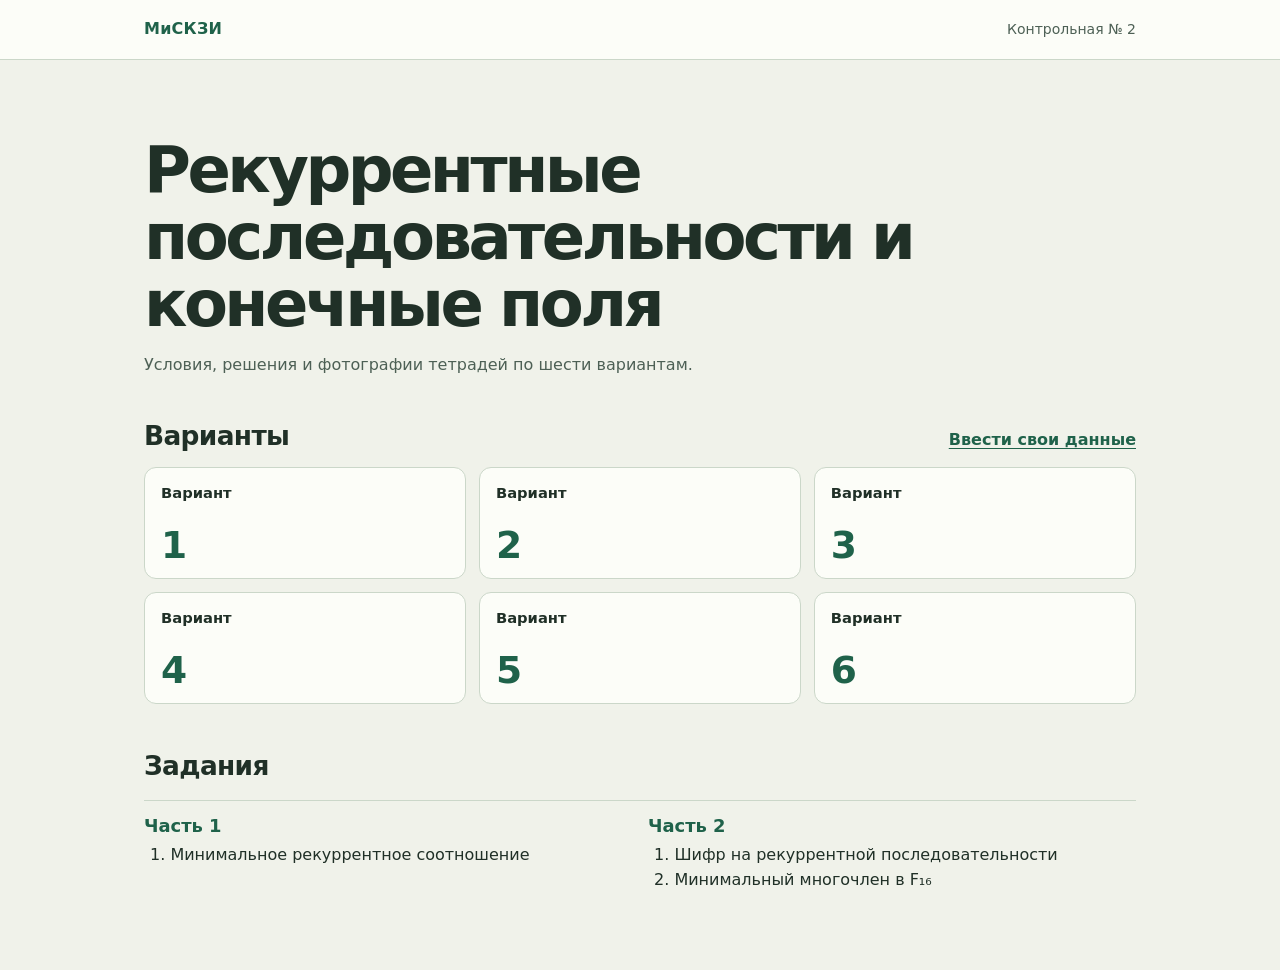
<file: index.html>
<!doctype html>
<html lang="ru">
<head>
  <meta charset="utf-8">
  <meta name="viewport" content="width=device-width, initial-scale=1">
  <meta name="color-scheme" content="light dark">
  <meta name="referrer" content="no-referrer">
  <meta http-equiv="Content-Security-Policy" content="default-src 'none'; style-src 'self'; script-src 'self'; img-src 'self'; connect-src 'none'; base-uri 'none'; form-action 'none'">
  <title>Рекуррентные последовательности и конечные поля — КР № 2</title>
  <link rel="stylesheet" href="kr2-assets/styles.css">
  
</head>
<body>
  <header class="masthead">
    <div class="wrap masthead-inner"><a href="index.html" class="brand">МиСКЗИ</a><span>Контрольная № 2</span></div>
  </header>
  
  <main class="wrap">
    <div class="intro">
      <h1>Рекуррентные последовательности и конечные поля</h1>
      <p>Условия, решения и фотографии тетрадей по шести вариантам.</p>
    </div>
    <section aria-labelledby="variants">
      <div class="section-head"><h2 id="variants">Варианты</h2><a class="text-link" href="custom.html">Ввести свои данные</a></div>
      <div class="variant-grid"><a class="variant-card" href="variant-1.html" aria-label="Вариант 1"><span>Вариант</span><strong>1</strong></a>
<a class="variant-card" href="variant-2.html" aria-label="Вариант 2"><span>Вариант</span><strong>2</strong></a>
<a class="variant-card" href="variant-3.html" aria-label="Вариант 3"><span>Вариант</span><strong>3</strong></a>
<a class="variant-card" href="variant-4.html" aria-label="Вариант 4"><span>Вариант</span><strong>4</strong></a>
<a class="variant-card" href="variant-5.html" aria-label="Вариант 5"><span>Вариант</span><strong>5</strong></a>
<a class="variant-card" href="variant-6.html" aria-label="Вариант 6"><span>Вариант</span><strong>6</strong></a></div>
    </section>
    <section class="contents" aria-labelledby="topics">
      <h2 id="topics">Задания</h2>
      <div class="topics">
        <div><h3>Часть 1</h3><ol><li>Минимальное рекуррентное соотношение</li></ol></div>
        <div><h3>Часть 2</h3><ol><li>Шифр на рекуррентной последовательности</li><li>Минимальный многочлен в F₁₆</li></ol></div>
      </div>
    </section>
  </main>
</body>
</html>
</file>
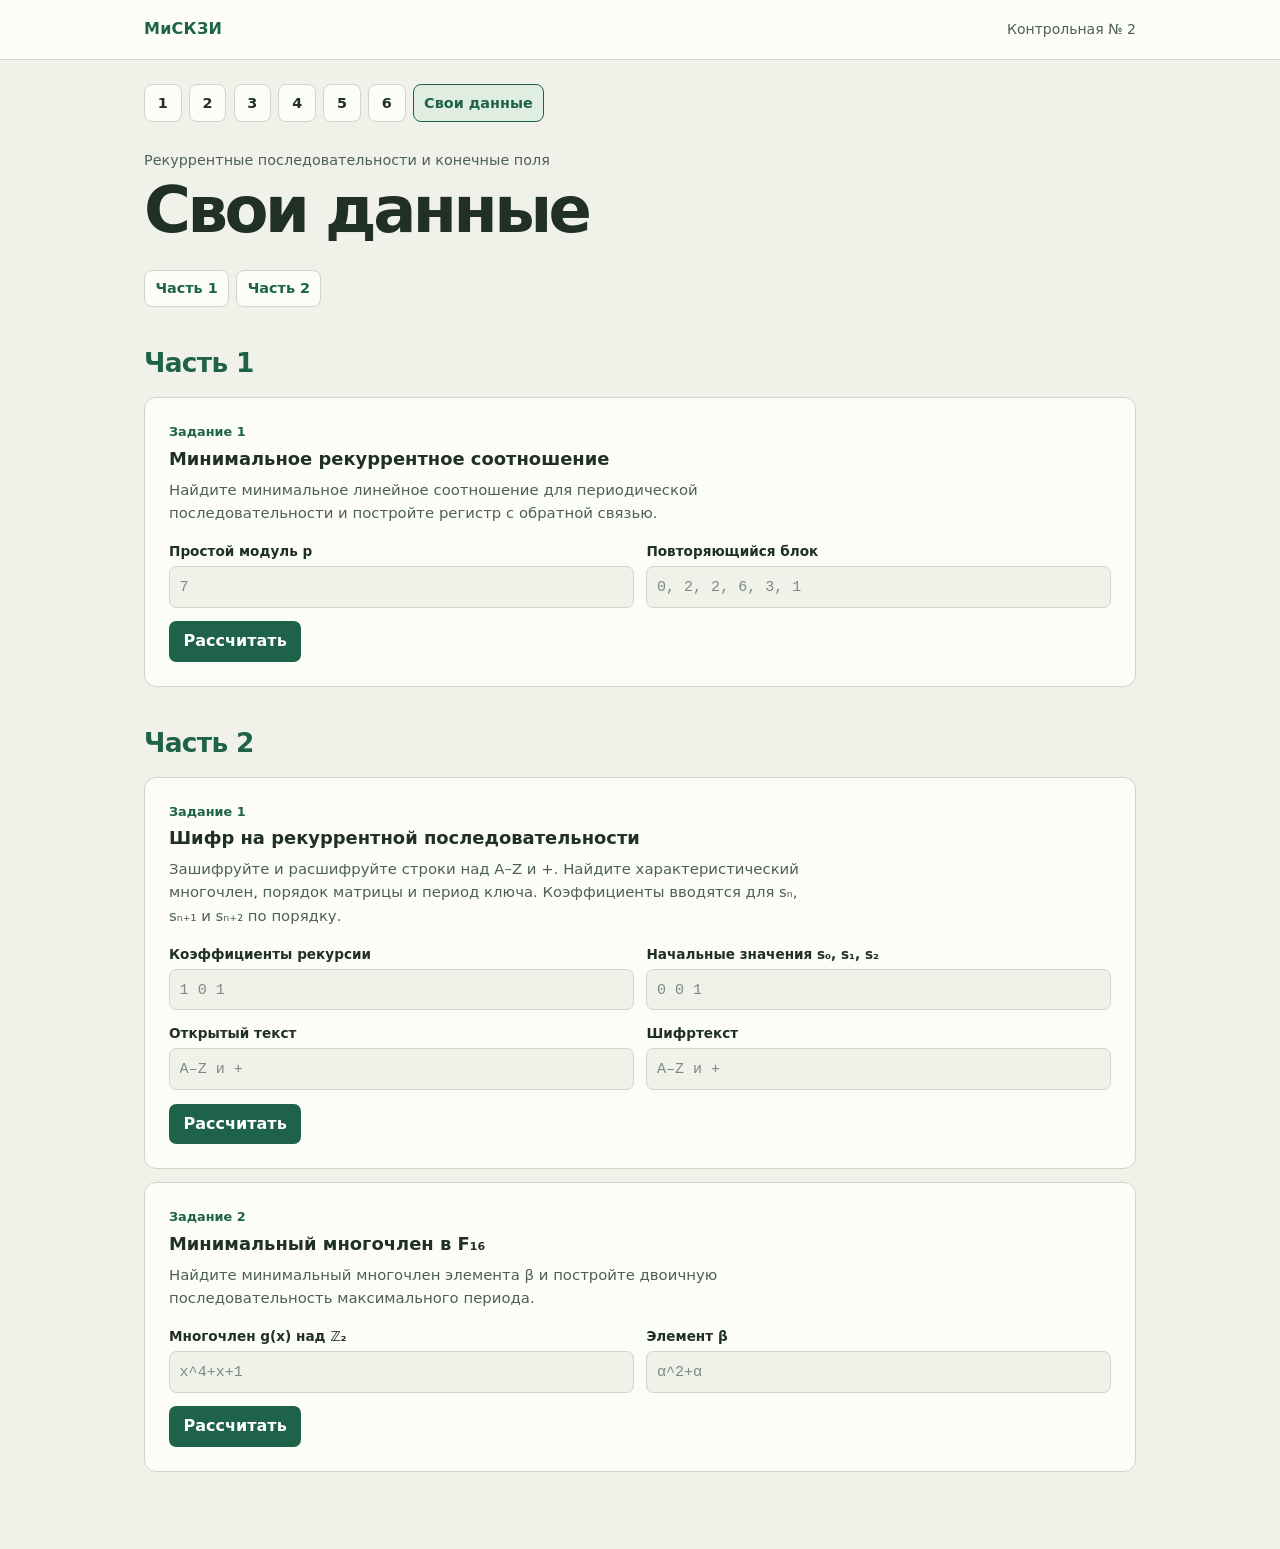
<file: custom.html>
<!doctype html>
<html lang="ru">
<head>
  <meta charset="utf-8">
  <meta name="viewport" content="width=device-width, initial-scale=1">
  <meta name="color-scheme" content="light dark">
  <meta name="referrer" content="no-referrer">
  <meta http-equiv="Content-Security-Policy" content="default-src 'none'; style-src 'self'; script-src 'self'; img-src 'self'; connect-src 'none'; base-uri 'none'; form-action 'none'">
  <title>Свои данные — КР № 2</title>
  <link rel="stylesheet" href="kr2-assets/styles.css">
  <script src="kr2-assets/solver.js" defer></script>
</head>
<body>
  <header class="masthead">
    <div class="wrap masthead-inner"><a href="index.html" class="brand">МиСКЗИ</a><span>Контрольная № 2</span></div>
  </header>
  
  <main class="wrap">
    <nav aria-label="Варианты" class="variant-nav"><a href="variant-1.html" aria-label="Вариант 1">1</a><a href="variant-2.html" aria-label="Вариант 2">2</a><a href="variant-3.html" aria-label="Вариант 3">3</a><a href="variant-4.html" aria-label="Вариант 4">4</a><a href="variant-5.html" aria-label="Вариант 5">5</a><a href="variant-6.html" aria-label="Вариант 6">6</a><a href="custom.html" aria-label="Свои данные" aria-current="page">Свои данные</a></nav>
    <div class="intro worksheet-intro"><p class="course">Рекуррентные последовательности и конечные поля</p><h1>Свои данные</h1></div>
    <nav aria-label="Части работы" class="part-nav"><a href="#part-1">Часть 1</a><a href="#part-2">Часть 2</a></nav>
    <noscript><p>Для расчётов включите JavaScript. Условия и фотографии доступны ниже.</p></noscript>
    <section class="part" id="part-1"><h2>Часть 1</h2><article class="task" id="minimal">
      <p class="task-number">Задание 1</p>
      <h3>Минимальное рекуррентное соотношение</h3>
      <p class="instruction">Найдите минимальное линейное соотношение для периодической последовательности и постройте регистр с обратной связью.</p>
      <form class="calculator" data-solver="minimal" autocomplete="off">
        <div class="fields"><label class="field"><span>Простой модуль p</span>
      <input name="modulus" value="" placeholder="7" inputmode="numeric" required maxlength="512" spellcheck="false" autocapitalize="off">
    </label><label class="field"><span>Повторяющийся блок</span>
      <input name="period" value="" placeholder="0, 2, 2, 6, 3, 1"  required maxlength="512" spellcheck="false" autocapitalize="off">
    </label></div>
        <button type="submit">Рассчитать</button>
      </form>
      <div class="result" aria-live="polite" hidden></div>
    </article></section>
    <section class="part" id="part-2"><h2>Часть 2</h2><article class="task" id="stream">
      <p class="task-number">Задание 1</p>
      <h3>Шифр на рекуррентной последовательности</h3>
      <p class="instruction">Зашифруйте и расшифруйте строки над A–Z и +. Найдите характеристический многочлен, порядок матрицы и период ключа. Коэффициенты вводятся для sₙ, sₙ₊₁ и sₙ₊₂ по порядку.</p>
      <form class="calculator" data-solver="stream" autocomplete="off">
        <div class="fields"><label class="field"><span>Коэффициенты рекурсии</span>
      <input name="coefficients" value="" placeholder="1 0 1"  required maxlength="512" spellcheck="false" autocapitalize="off">
    </label><label class="field"><span>Начальные значения s₀, s₁, s₂</span>
      <input name="seed" value="" placeholder="0 0 1"  required maxlength="512" spellcheck="false" autocapitalize="off">
    </label><label class="field"><span>Открытый текст</span>
      <input name="plain" value="" placeholder="A–Z и +"  required maxlength="512" spellcheck="false" autocapitalize="off">
    </label><label class="field"><span>Шифртекст</span>
      <input name="cipher" value="" placeholder="A–Z и +"  required maxlength="512" spellcheck="false" autocapitalize="off">
    </label></div>
        <button type="submit">Рассчитать</button>
      </form>
      <div class="result" aria-live="polite" hidden></div>
    </article><article class="task" id="field">
      <p class="task-number">Задание 2</p>
      <h3>Минимальный многочлен в F₁₆</h3>
      <p class="instruction">Найдите минимальный многочлен элемента β и постройте двоичную последовательность максимального периода.</p>
      <form class="calculator" data-solver="field" autocomplete="off">
        <div class="fields"><label class="field"><span>Многочлен g(x) над ℤ₂</span>
      <input name="g" value="" placeholder="x^4+x+1"  required maxlength="512" spellcheck="false" autocapitalize="off">
    </label><label class="field"><span>Элемент β</span>
      <input name="beta" value="" placeholder="α^2+α"  required maxlength="512" spellcheck="false" autocapitalize="off">
    </label></div>
        <button type="submit">Рассчитать</button>
      </form>
      <div class="result" aria-live="polite" hidden></div>
    </article></section>
  </main>
</body>
</html>
</file>
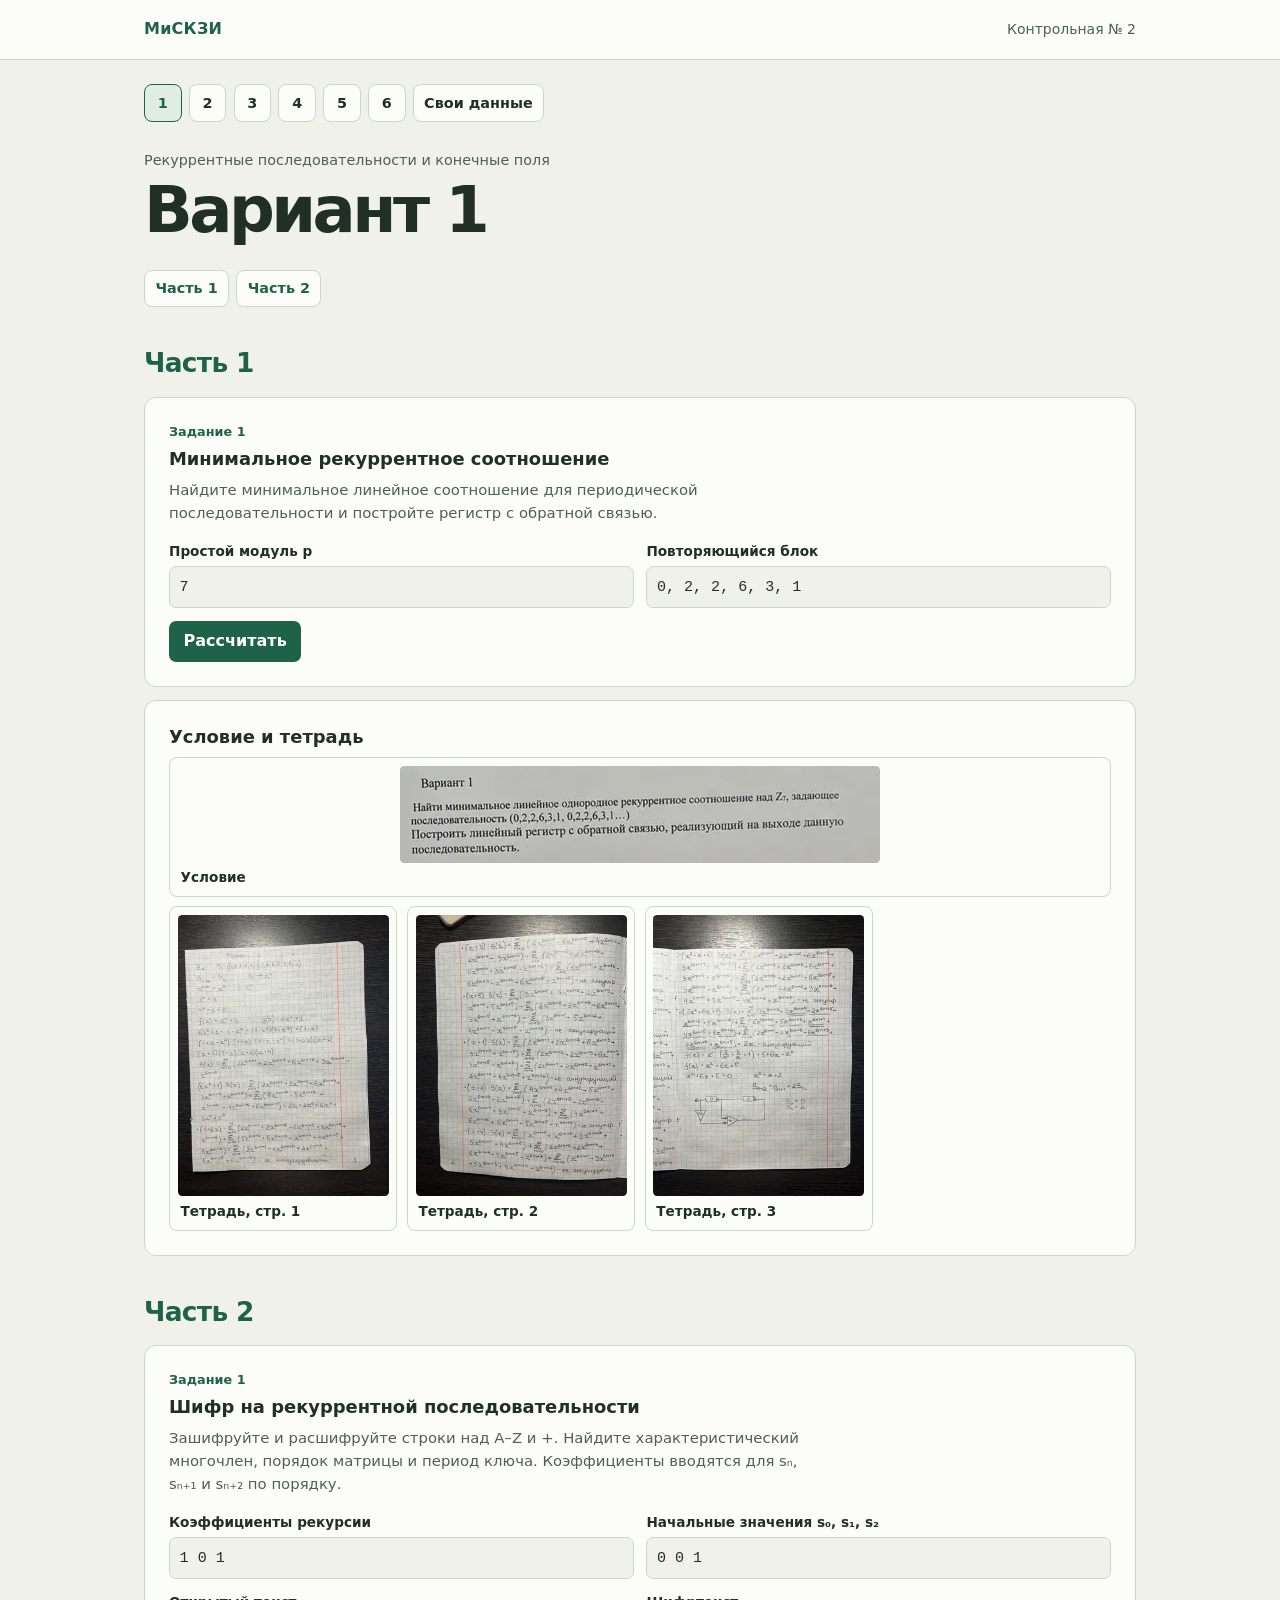
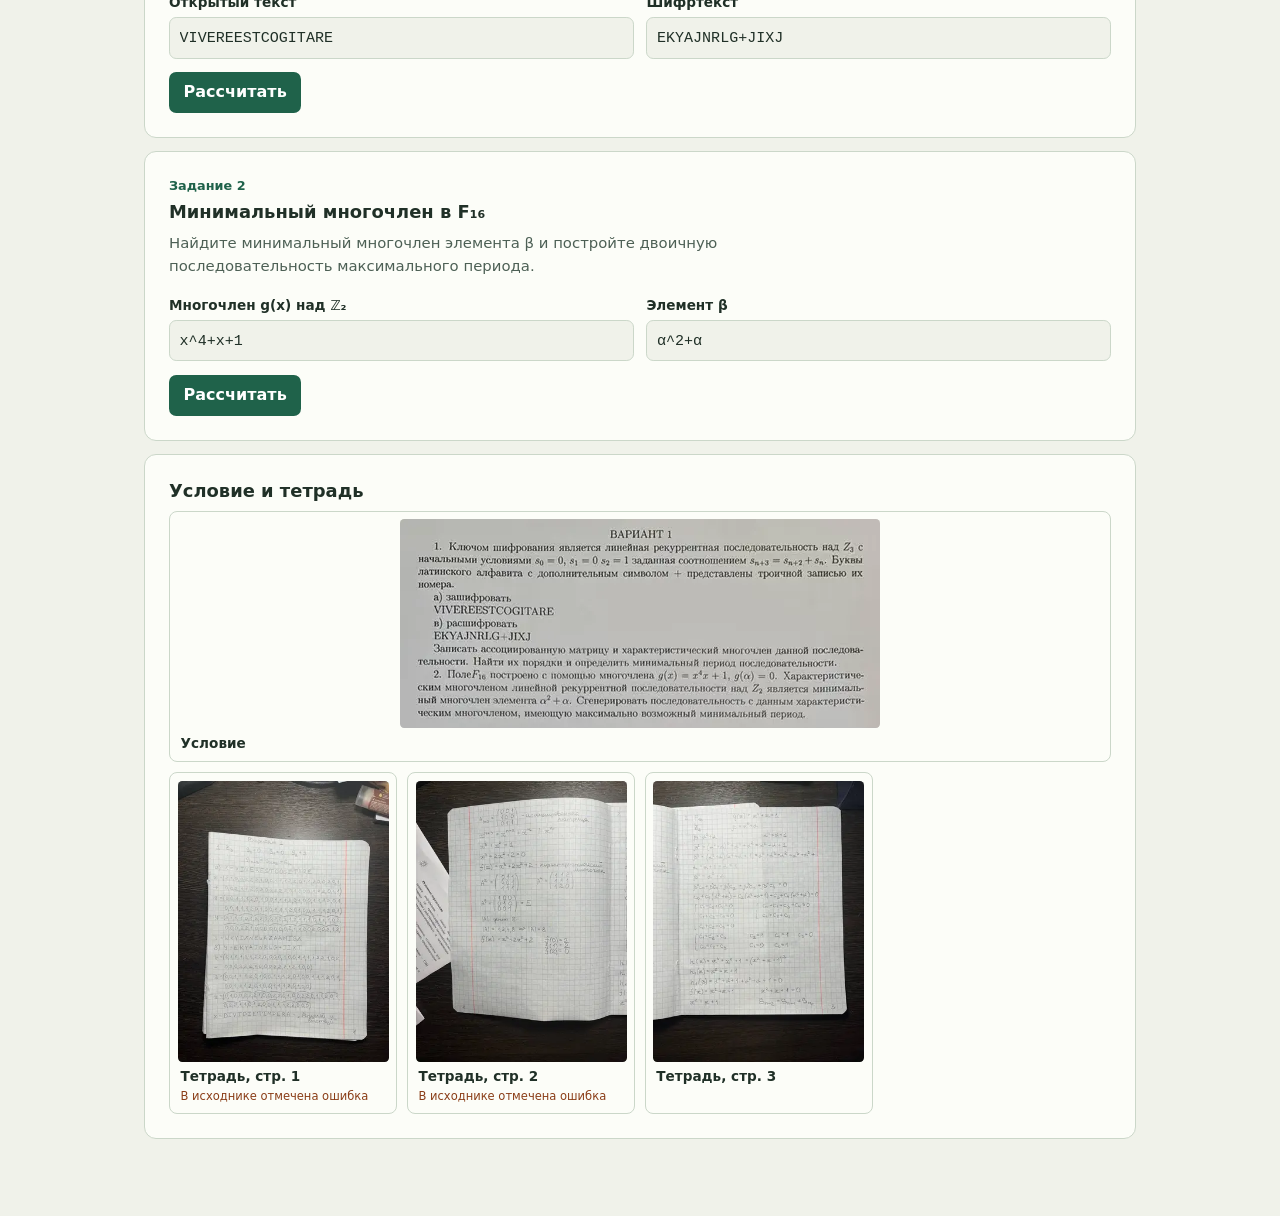
<file: variant-1.html>
<!doctype html>
<html lang="ru">
<head>
  <meta charset="utf-8">
  <meta name="viewport" content="width=device-width, initial-scale=1">
  <meta name="color-scheme" content="light dark">
  <meta name="referrer" content="no-referrer">
  <meta http-equiv="Content-Security-Policy" content="default-src 'none'; style-src 'self'; script-src 'self'; img-src 'self'; connect-src 'none'; base-uri 'none'; form-action 'none'">
  <title>Вариант 1 — КР № 2</title>
  <link rel="stylesheet" href="kr2-assets/styles.css">
  <script src="kr2-assets/solver.js" defer></script>
</head>
<body>
  <header class="masthead">
    <div class="wrap masthead-inner"><a href="index.html" class="brand">МиСКЗИ</a><span>Контрольная № 2</span></div>
  </header>
  
  <main class="wrap">
    <nav aria-label="Варианты" class="variant-nav"><a href="variant-1.html" aria-label="Вариант 1" aria-current="page">1</a><a href="variant-2.html" aria-label="Вариант 2">2</a><a href="variant-3.html" aria-label="Вариант 3">3</a><a href="variant-4.html" aria-label="Вариант 4">4</a><a href="variant-5.html" aria-label="Вариант 5">5</a><a href="variant-6.html" aria-label="Вариант 6">6</a><a href="custom.html" aria-label="Свои данные">Свои данные</a></nav>
    <div class="intro worksheet-intro"><p class="course">Рекуррентные последовательности и конечные поля</p><h1>Вариант 1</h1></div>
    <nav aria-label="Части работы" class="part-nav"><a href="#part-1">Часть 1</a><a href="#part-2">Часть 2</a></nav>
    <noscript><p>Для расчётов включите JavaScript. Условия и фотографии доступны ниже.</p></noscript>
    <section class="part" id="part-1"><h2>Часть 1</h2><article class="task" id="minimal">
      <p class="task-number">Задание 1</p>
      <h3>Минимальное рекуррентное соотношение</h3>
      <p class="instruction">Найдите минимальное линейное соотношение для периодической последовательности и постройте регистр с обратной связью.</p>
      <form class="calculator" data-solver="minimal" autocomplete="off">
        <div class="fields"><label class="field"><span>Простой модуль p</span>
      <input name="modulus" value="7" placeholder="7" inputmode="numeric" required maxlength="512" spellcheck="false" autocapitalize="off">
    </label><label class="field"><span>Повторяющийся блок</span>
      <input name="period" value="0, 2, 2, 6, 3, 1" placeholder="0, 2, 2, 6, 3, 1"  required maxlength="512" spellcheck="false" autocapitalize="off">
    </label></div>
        <button type="submit">Рассчитать</button>
      </form>
      <div class="result" aria-live="polite" hidden></div>
    </article><section class="photos"><h3>Условие и тетрадь</h3><div class="photo-grid"><a class="photo-card sheet" href="kr2-assets/photos/1/1/sheet.thumb.webp">
          <img src="kr2-assets/photos/1/1/sheet.thumb.webp" alt="условие" loading="lazy" decoding="async">
          <span>Условие</span>
        </a><a class="photo-card" href="kr2-assets/photos/1/1/p1.thumb.webp">
          <img src="kr2-assets/photos/1/1/p1.thumb.webp" alt="тетрадь, стр. 1" loading="lazy" decoding="async">
          <span>Тетрадь, стр. 1</span>
        </a><a class="photo-card" href="kr2-assets/photos/1/1/p2.thumb.webp">
          <img src="kr2-assets/photos/1/1/p2.thumb.webp" alt="тетрадь, стр. 2" loading="lazy" decoding="async">
          <span>Тетрадь, стр. 2</span>
        </a><a class="photo-card" href="kr2-assets/photos/1/1/p3.thumb.webp">
          <img src="kr2-assets/photos/1/1/p3.thumb.webp" alt="тетрадь, стр. 3" loading="lazy" decoding="async">
          <span>Тетрадь, стр. 3</span>
        </a></div></section></section>
    <section class="part" id="part-2"><h2>Часть 2</h2><article class="task" id="stream">
      <p class="task-number">Задание 1</p>
      <h3>Шифр на рекуррентной последовательности</h3>
      <p class="instruction">Зашифруйте и расшифруйте строки над A–Z и +. Найдите характеристический многочлен, порядок матрицы и период ключа. Коэффициенты вводятся для sₙ, sₙ₊₁ и sₙ₊₂ по порядку.</p>
      <form class="calculator" data-solver="stream" autocomplete="off">
        <div class="fields"><label class="field"><span>Коэффициенты рекурсии</span>
      <input name="coefficients" value="1 0 1" placeholder="1 0 1"  required maxlength="512" spellcheck="false" autocapitalize="off">
    </label><label class="field"><span>Начальные значения s₀, s₁, s₂</span>
      <input name="seed" value="0 0 1" placeholder="0 0 1"  required maxlength="512" spellcheck="false" autocapitalize="off">
    </label><label class="field"><span>Открытый текст</span>
      <input name="plain" value="VIVEREESTCOGITARE" placeholder="A–Z и +"  required maxlength="512" spellcheck="false" autocapitalize="off">
    </label><label class="field"><span>Шифртекст</span>
      <input name="cipher" value="EKYAJNRLG+JIXJ" placeholder="A–Z и +"  required maxlength="512" spellcheck="false" autocapitalize="off">
    </label></div>
        <button type="submit">Рассчитать</button>
      </form>
      <div class="result" aria-live="polite" hidden></div>
    </article><article class="task" id="field">
      <p class="task-number">Задание 2</p>
      <h3>Минимальный многочлен в F₁₆</h3>
      <p class="instruction">Найдите минимальный многочлен элемента β и постройте двоичную последовательность максимального периода.</p>
      <form class="calculator" data-solver="field" autocomplete="off">
        <div class="fields"><label class="field"><span>Многочлен g(x) над ℤ₂</span>
      <input name="g" value="x^4+x+1" placeholder="x^4+x+1"  required maxlength="512" spellcheck="false" autocapitalize="off">
    </label><label class="field"><span>Элемент β</span>
      <input name="beta" value="α^2+α" placeholder="α^2+α"  required maxlength="512" spellcheck="false" autocapitalize="off">
    </label></div>
        <button type="submit">Рассчитать</button>
      </form>
      <div class="result" aria-live="polite" hidden></div>
    </article><section class="photos"><h3>Условие и тетрадь</h3><div class="photo-grid"><a class="photo-card sheet" href="kr2-assets/photos/1/2/sheet.thumb.webp">
          <img src="kr2-assets/photos/1/2/sheet.thumb.webp" alt="условие" loading="lazy" decoding="async">
          <span>Условие</span>
        </a><a class="photo-card" href="kr2-assets/photos/1/2/p1.thumb.webp">
          <img src="kr2-assets/photos/1/2/p1.thumb.webp" alt="тетрадь, стр. 1" loading="lazy" decoding="async">
          <span>Тетрадь, стр. 1</span><small class="note">В исходнике отмечена ошибка</small>
        </a><a class="photo-card" href="kr2-assets/photos/1/2/p2.thumb.webp">
          <img src="kr2-assets/photos/1/2/p2.thumb.webp" alt="тетрадь, стр. 2" loading="lazy" decoding="async">
          <span>Тетрадь, стр. 2</span><small class="note">В исходнике отмечена ошибка</small>
        </a><a class="photo-card" href="kr2-assets/photos/1/2/p3.thumb.webp">
          <img src="kr2-assets/photos/1/2/p3.thumb.webp" alt="тетрадь, стр. 3" loading="lazy" decoding="async">
          <span>Тетрадь, стр. 3</span>
        </a></div></section></section>
  </main>
</body>
</html>
</file>
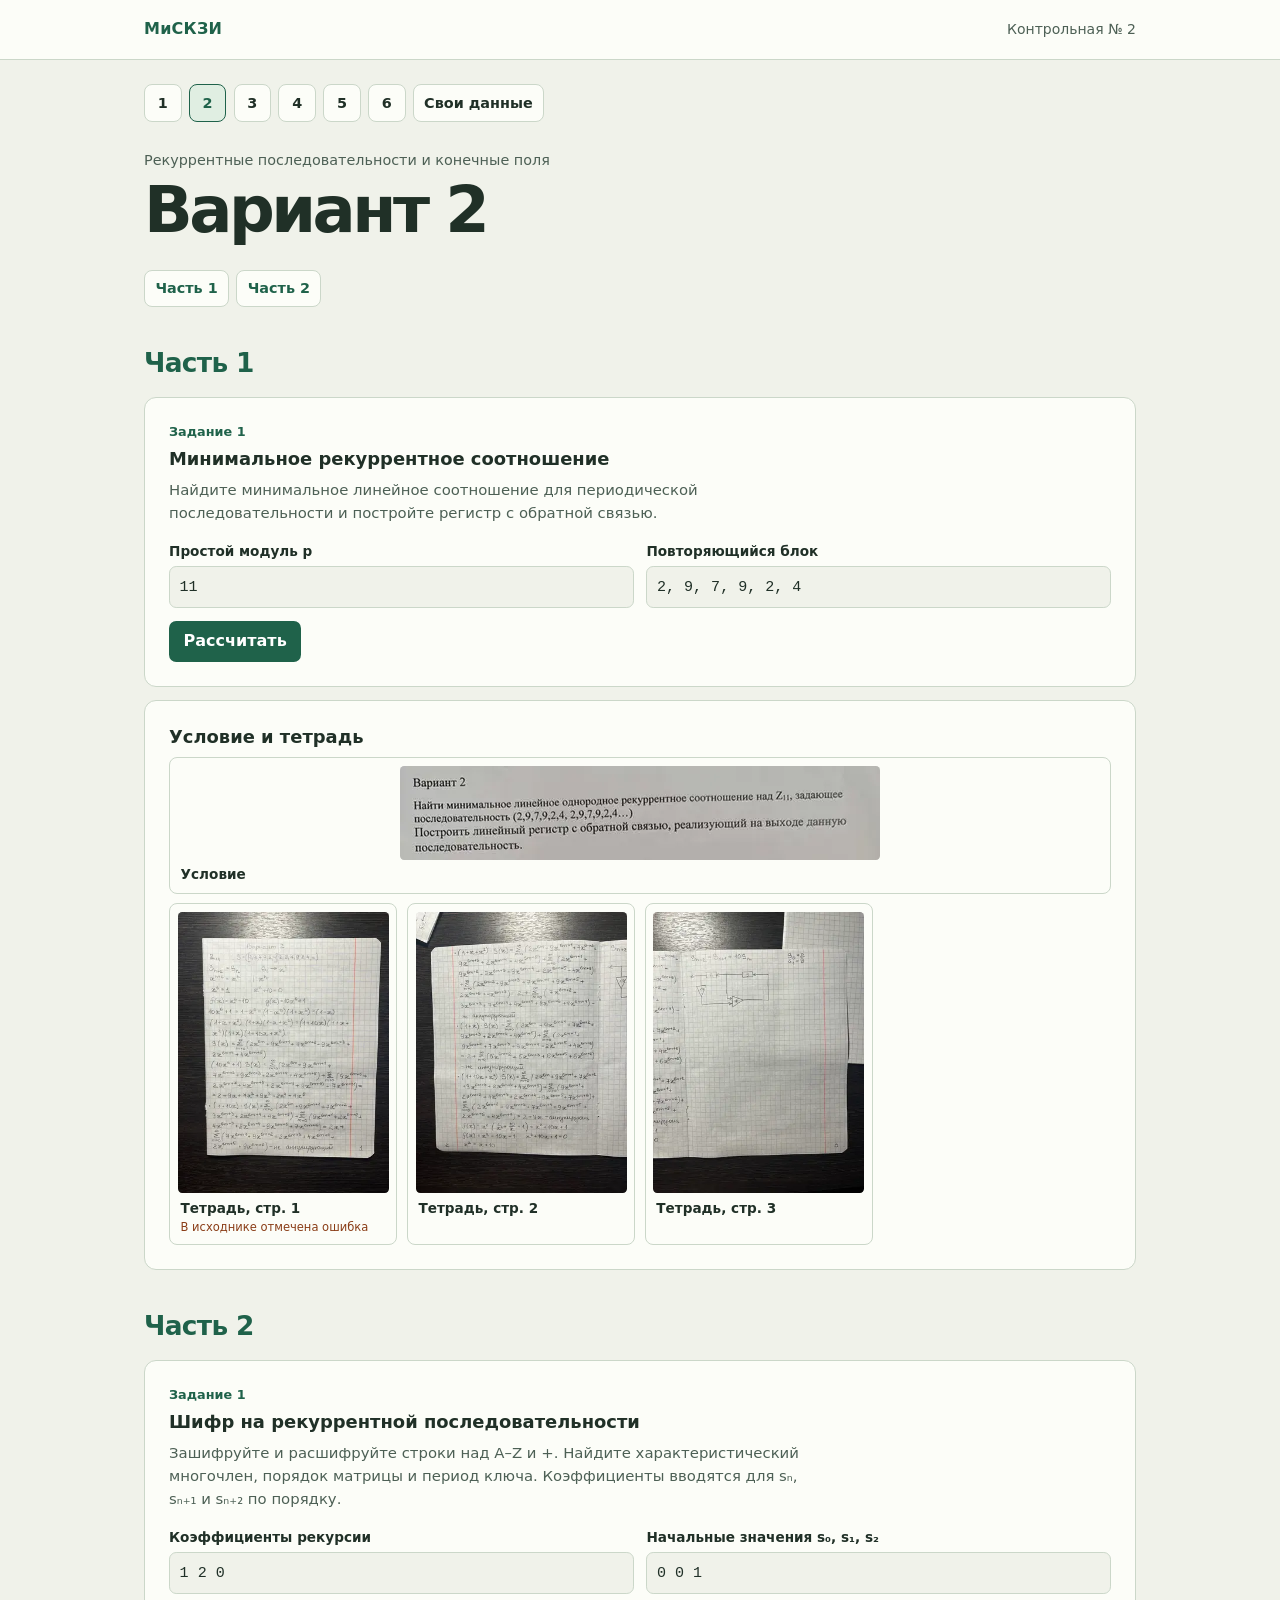
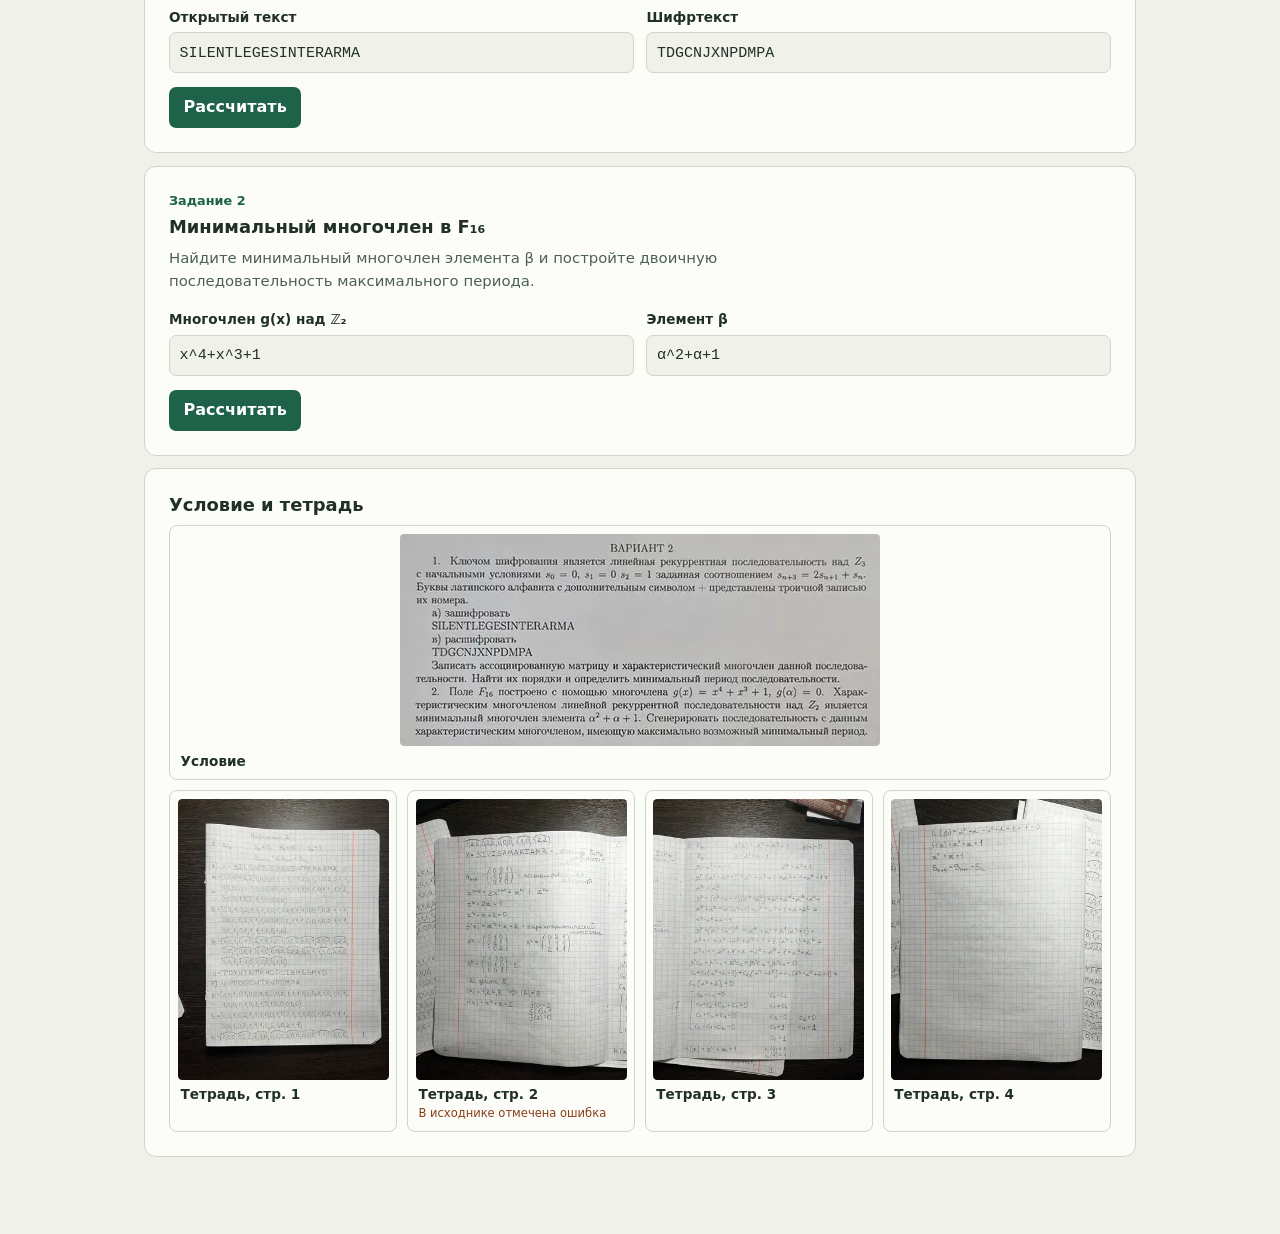
<file: variant-2.html>
<!doctype html>
<html lang="ru">
<head>
  <meta charset="utf-8">
  <meta name="viewport" content="width=device-width, initial-scale=1">
  <meta name="color-scheme" content="light dark">
  <meta name="referrer" content="no-referrer">
  <meta http-equiv="Content-Security-Policy" content="default-src 'none'; style-src 'self'; script-src 'self'; img-src 'self'; connect-src 'none'; base-uri 'none'; form-action 'none'">
  <title>Вариант 2 — КР № 2</title>
  <link rel="stylesheet" href="kr2-assets/styles.css">
  <script src="kr2-assets/solver.js" defer></script>
</head>
<body>
  <header class="masthead">
    <div class="wrap masthead-inner"><a href="index.html" class="brand">МиСКЗИ</a><span>Контрольная № 2</span></div>
  </header>
  
  <main class="wrap">
    <nav aria-label="Варианты" class="variant-nav"><a href="variant-1.html" aria-label="Вариант 1">1</a><a href="variant-2.html" aria-label="Вариант 2" aria-current="page">2</a><a href="variant-3.html" aria-label="Вариант 3">3</a><a href="variant-4.html" aria-label="Вариант 4">4</a><a href="variant-5.html" aria-label="Вариант 5">5</a><a href="variant-6.html" aria-label="Вариант 6">6</a><a href="custom.html" aria-label="Свои данные">Свои данные</a></nav>
    <div class="intro worksheet-intro"><p class="course">Рекуррентные последовательности и конечные поля</p><h1>Вариант 2</h1></div>
    <nav aria-label="Части работы" class="part-nav"><a href="#part-1">Часть 1</a><a href="#part-2">Часть 2</a></nav>
    <noscript><p>Для расчётов включите JavaScript. Условия и фотографии доступны ниже.</p></noscript>
    <section class="part" id="part-1"><h2>Часть 1</h2><article class="task" id="minimal">
      <p class="task-number">Задание 1</p>
      <h3>Минимальное рекуррентное соотношение</h3>
      <p class="instruction">Найдите минимальное линейное соотношение для периодической последовательности и постройте регистр с обратной связью.</p>
      <form class="calculator" data-solver="minimal" autocomplete="off">
        <div class="fields"><label class="field"><span>Простой модуль p</span>
      <input name="modulus" value="11" placeholder="7" inputmode="numeric" required maxlength="512" spellcheck="false" autocapitalize="off">
    </label><label class="field"><span>Повторяющийся блок</span>
      <input name="period" value="2, 9, 7, 9, 2, 4" placeholder="0, 2, 2, 6, 3, 1"  required maxlength="512" spellcheck="false" autocapitalize="off">
    </label></div>
        <button type="submit">Рассчитать</button>
      </form>
      <div class="result" aria-live="polite" hidden></div>
    </article><section class="photos"><h3>Условие и тетрадь</h3><div class="photo-grid"><a class="photo-card sheet" href="kr2-assets/photos/2/1/sheet.thumb.webp">
          <img src="kr2-assets/photos/2/1/sheet.thumb.webp" alt="условие" loading="lazy" decoding="async">
          <span>Условие</span>
        </a><a class="photo-card" href="kr2-assets/photos/2/1/p1.thumb.webp">
          <img src="kr2-assets/photos/2/1/p1.thumb.webp" alt="тетрадь, стр. 1" loading="lazy" decoding="async">
          <span>Тетрадь, стр. 1</span><small class="note">В исходнике отмечена ошибка</small>
        </a><a class="photo-card" href="kr2-assets/photos/2/1/p2.thumb.webp">
          <img src="kr2-assets/photos/2/1/p2.thumb.webp" alt="тетрадь, стр. 2" loading="lazy" decoding="async">
          <span>Тетрадь, стр. 2</span>
        </a><a class="photo-card" href="kr2-assets/photos/2/1/p3.thumb.webp">
          <img src="kr2-assets/photos/2/1/p3.thumb.webp" alt="тетрадь, стр. 3" loading="lazy" decoding="async">
          <span>Тетрадь, стр. 3</span>
        </a></div></section></section>
    <section class="part" id="part-2"><h2>Часть 2</h2><article class="task" id="stream">
      <p class="task-number">Задание 1</p>
      <h3>Шифр на рекуррентной последовательности</h3>
      <p class="instruction">Зашифруйте и расшифруйте строки над A–Z и +. Найдите характеристический многочлен, порядок матрицы и период ключа. Коэффициенты вводятся для sₙ, sₙ₊₁ и sₙ₊₂ по порядку.</p>
      <form class="calculator" data-solver="stream" autocomplete="off">
        <div class="fields"><label class="field"><span>Коэффициенты рекурсии</span>
      <input name="coefficients" value="1 2 0" placeholder="1 0 1"  required maxlength="512" spellcheck="false" autocapitalize="off">
    </label><label class="field"><span>Начальные значения s₀, s₁, s₂</span>
      <input name="seed" value="0 0 1" placeholder="0 0 1"  required maxlength="512" spellcheck="false" autocapitalize="off">
    </label><label class="field"><span>Открытый текст</span>
      <input name="plain" value="SILENTLEGESINTERARMA" placeholder="A–Z и +"  required maxlength="512" spellcheck="false" autocapitalize="off">
    </label><label class="field"><span>Шифртекст</span>
      <input name="cipher" value="TDGCNJXNPDMPA" placeholder="A–Z и +"  required maxlength="512" spellcheck="false" autocapitalize="off">
    </label></div>
        <button type="submit">Рассчитать</button>
      </form>
      <div class="result" aria-live="polite" hidden></div>
    </article><article class="task" id="field">
      <p class="task-number">Задание 2</p>
      <h3>Минимальный многочлен в F₁₆</h3>
      <p class="instruction">Найдите минимальный многочлен элемента β и постройте двоичную последовательность максимального периода.</p>
      <form class="calculator" data-solver="field" autocomplete="off">
        <div class="fields"><label class="field"><span>Многочлен g(x) над ℤ₂</span>
      <input name="g" value="x^4+x^3+1" placeholder="x^4+x+1"  required maxlength="512" spellcheck="false" autocapitalize="off">
    </label><label class="field"><span>Элемент β</span>
      <input name="beta" value="α^2+α+1" placeholder="α^2+α"  required maxlength="512" spellcheck="false" autocapitalize="off">
    </label></div>
        <button type="submit">Рассчитать</button>
      </form>
      <div class="result" aria-live="polite" hidden></div>
    </article><section class="photos"><h3>Условие и тетрадь</h3><div class="photo-grid"><a class="photo-card sheet" href="kr2-assets/photos/2/2/sheet.thumb.webp">
          <img src="kr2-assets/photos/2/2/sheet.thumb.webp" alt="условие" loading="lazy" decoding="async">
          <span>Условие</span>
        </a><a class="photo-card" href="kr2-assets/photos/2/2/p1.thumb.webp">
          <img src="kr2-assets/photos/2/2/p1.thumb.webp" alt="тетрадь, стр. 1" loading="lazy" decoding="async">
          <span>Тетрадь, стр. 1</span>
        </a><a class="photo-card" href="kr2-assets/photos/2/2/p2.thumb.webp">
          <img src="kr2-assets/photos/2/2/p2.thumb.webp" alt="тетрадь, стр. 2" loading="lazy" decoding="async">
          <span>Тетрадь, стр. 2</span><small class="note">В исходнике отмечена ошибка</small>
        </a><a class="photo-card" href="kr2-assets/photos/2/2/p3.thumb.webp">
          <img src="kr2-assets/photos/2/2/p3.thumb.webp" alt="тетрадь, стр. 3" loading="lazy" decoding="async">
          <span>Тетрадь, стр. 3</span>
        </a><a class="photo-card" href="kr2-assets/photos/2/2/p4.thumb.webp">
          <img src="kr2-assets/photos/2/2/p4.thumb.webp" alt="тетрадь, стр. 4" loading="lazy" decoding="async">
          <span>Тетрадь, стр. 4</span>
        </a></div></section></section>
  </main>
</body>
</html>
</file>
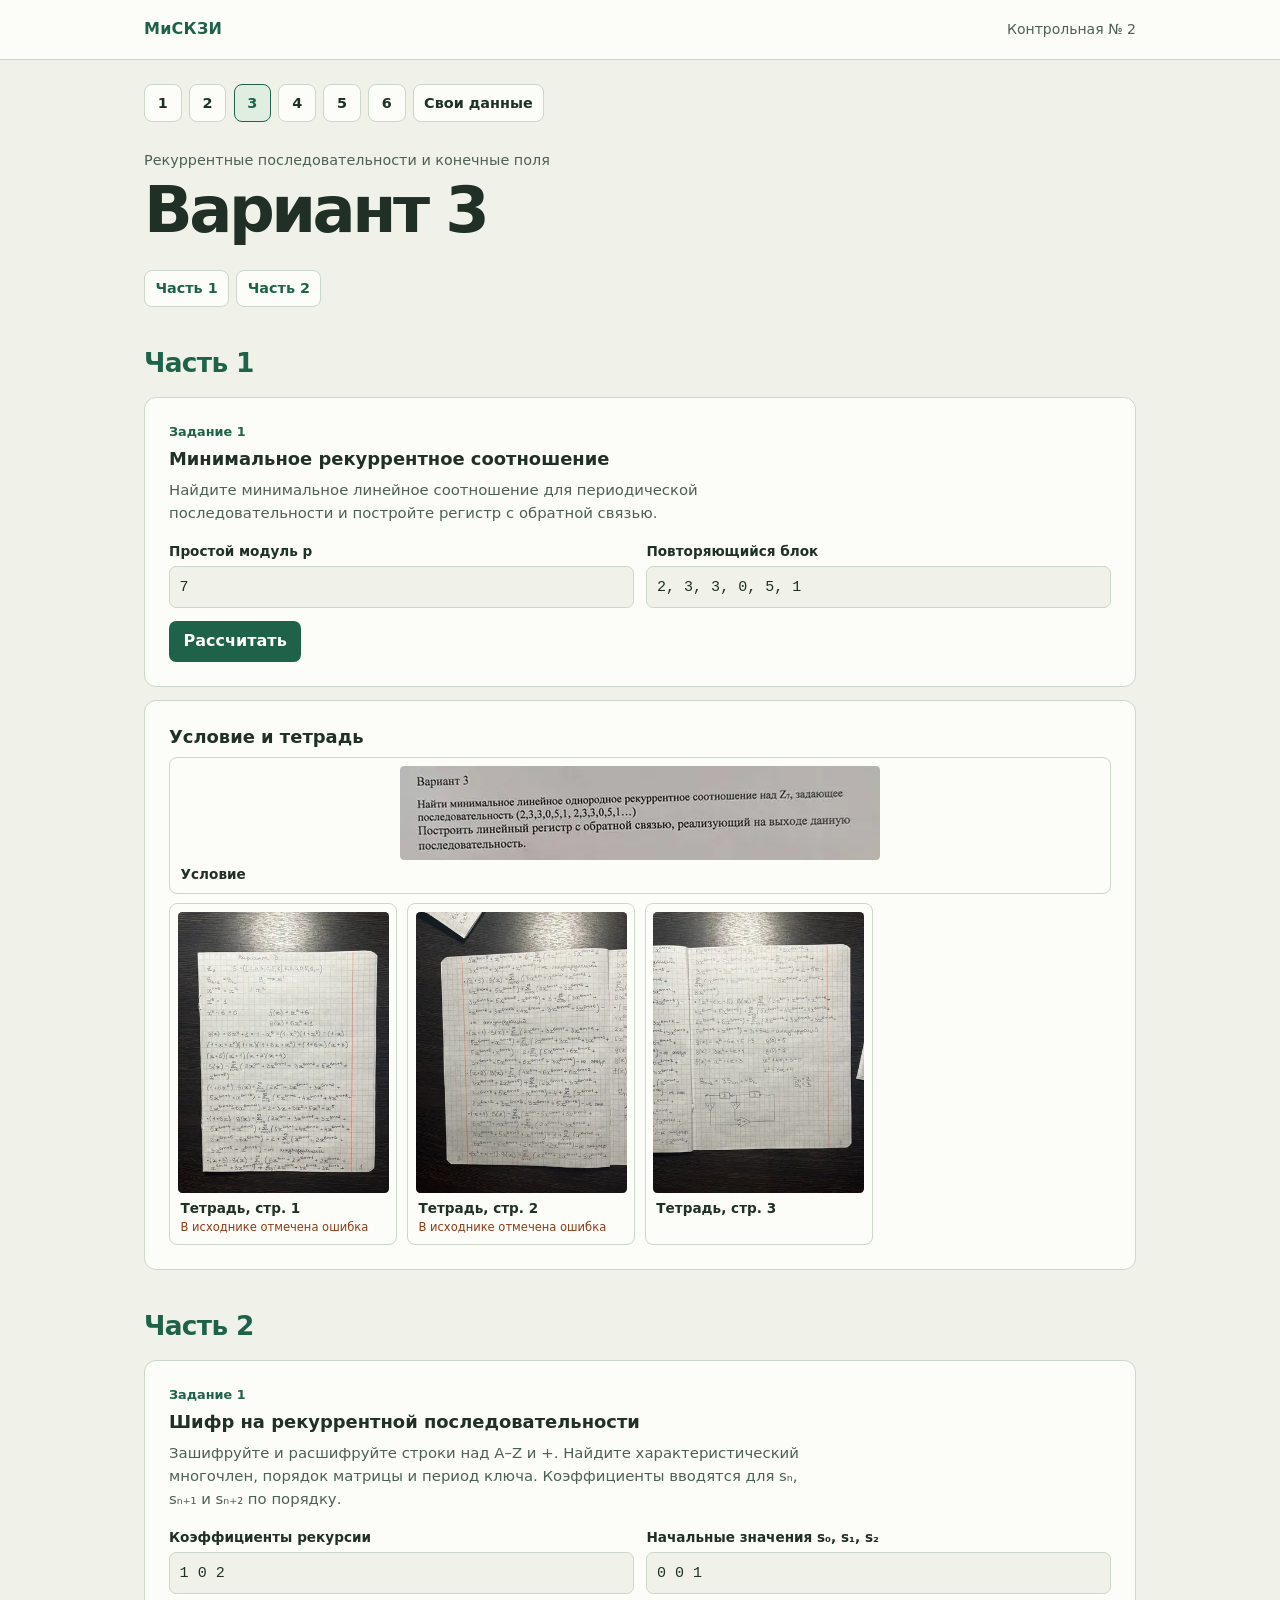
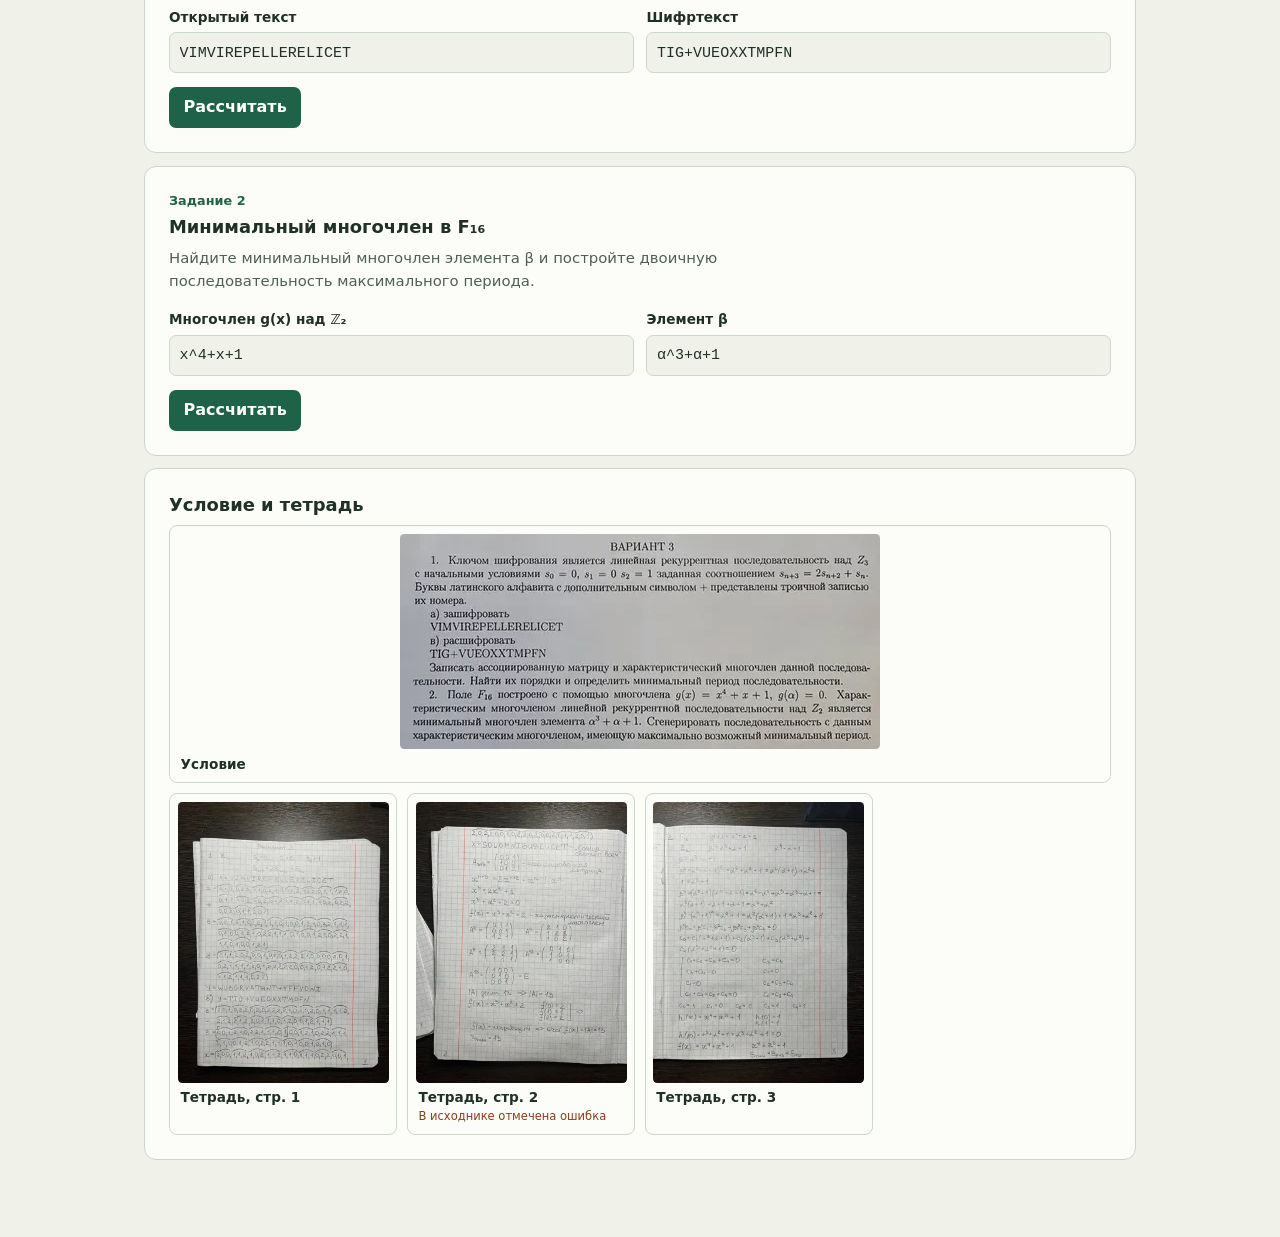
<file: variant-3.html>
<!doctype html>
<html lang="ru">
<head>
  <meta charset="utf-8">
  <meta name="viewport" content="width=device-width, initial-scale=1">
  <meta name="color-scheme" content="light dark">
  <meta name="referrer" content="no-referrer">
  <meta http-equiv="Content-Security-Policy" content="default-src 'none'; style-src 'self'; script-src 'self'; img-src 'self'; connect-src 'none'; base-uri 'none'; form-action 'none'">
  <title>Вариант 3 — КР № 2</title>
  <link rel="stylesheet" href="kr2-assets/styles.css">
  <script src="kr2-assets/solver.js" defer></script>
</head>
<body>
  <header class="masthead">
    <div class="wrap masthead-inner"><a href="index.html" class="brand">МиСКЗИ</a><span>Контрольная № 2</span></div>
  </header>
  
  <main class="wrap">
    <nav aria-label="Варианты" class="variant-nav"><a href="variant-1.html" aria-label="Вариант 1">1</a><a href="variant-2.html" aria-label="Вариант 2">2</a><a href="variant-3.html" aria-label="Вариант 3" aria-current="page">3</a><a href="variant-4.html" aria-label="Вариант 4">4</a><a href="variant-5.html" aria-label="Вариант 5">5</a><a href="variant-6.html" aria-label="Вариант 6">6</a><a href="custom.html" aria-label="Свои данные">Свои данные</a></nav>
    <div class="intro worksheet-intro"><p class="course">Рекуррентные последовательности и конечные поля</p><h1>Вариант 3</h1></div>
    <nav aria-label="Части работы" class="part-nav"><a href="#part-1">Часть 1</a><a href="#part-2">Часть 2</a></nav>
    <noscript><p>Для расчётов включите JavaScript. Условия и фотографии доступны ниже.</p></noscript>
    <section class="part" id="part-1"><h2>Часть 1</h2><article class="task" id="minimal">
      <p class="task-number">Задание 1</p>
      <h3>Минимальное рекуррентное соотношение</h3>
      <p class="instruction">Найдите минимальное линейное соотношение для периодической последовательности и постройте регистр с обратной связью.</p>
      <form class="calculator" data-solver="minimal" autocomplete="off">
        <div class="fields"><label class="field"><span>Простой модуль p</span>
      <input name="modulus" value="7" placeholder="7" inputmode="numeric" required maxlength="512" spellcheck="false" autocapitalize="off">
    </label><label class="field"><span>Повторяющийся блок</span>
      <input name="period" value="2, 3, 3, 0, 5, 1" placeholder="0, 2, 2, 6, 3, 1"  required maxlength="512" spellcheck="false" autocapitalize="off">
    </label></div>
        <button type="submit">Рассчитать</button>
      </form>
      <div class="result" aria-live="polite" hidden></div>
    </article><section class="photos"><h3>Условие и тетрадь</h3><div class="photo-grid"><a class="photo-card sheet" href="kr2-assets/photos/3/1/sheet.thumb.webp">
          <img src="kr2-assets/photos/3/1/sheet.thumb.webp" alt="условие" loading="lazy" decoding="async">
          <span>Условие</span>
        </a><a class="photo-card" href="kr2-assets/photos/3/1/p1.thumb.webp">
          <img src="kr2-assets/photos/3/1/p1.thumb.webp" alt="тетрадь, стр. 1" loading="lazy" decoding="async">
          <span>Тетрадь, стр. 1</span><small class="note">В исходнике отмечена ошибка</small>
        </a><a class="photo-card" href="kr2-assets/photos/3/1/p2.thumb.webp">
          <img src="kr2-assets/photos/3/1/p2.thumb.webp" alt="тетрадь, стр. 2" loading="lazy" decoding="async">
          <span>Тетрадь, стр. 2</span><small class="note">В исходнике отмечена ошибка</small>
        </a><a class="photo-card" href="kr2-assets/photos/3/1/p3.thumb.webp">
          <img src="kr2-assets/photos/3/1/p3.thumb.webp" alt="тетрадь, стр. 3" loading="lazy" decoding="async">
          <span>Тетрадь, стр. 3</span>
        </a></div></section></section>
    <section class="part" id="part-2"><h2>Часть 2</h2><article class="task" id="stream">
      <p class="task-number">Задание 1</p>
      <h3>Шифр на рекуррентной последовательности</h3>
      <p class="instruction">Зашифруйте и расшифруйте строки над A–Z и +. Найдите характеристический многочлен, порядок матрицы и период ключа. Коэффициенты вводятся для sₙ, sₙ₊₁ и sₙ₊₂ по порядку.</p>
      <form class="calculator" data-solver="stream" autocomplete="off">
        <div class="fields"><label class="field"><span>Коэффициенты рекурсии</span>
      <input name="coefficients" value="1 0 2" placeholder="1 0 1"  required maxlength="512" spellcheck="false" autocapitalize="off">
    </label><label class="field"><span>Начальные значения s₀, s₁, s₂</span>
      <input name="seed" value="0 0 1" placeholder="0 0 1"  required maxlength="512" spellcheck="false" autocapitalize="off">
    </label><label class="field"><span>Открытый текст</span>
      <input name="plain" value="VIMVIREPELLERELICET" placeholder="A–Z и +"  required maxlength="512" spellcheck="false" autocapitalize="off">
    </label><label class="field"><span>Шифртекст</span>
      <input name="cipher" value="TIG+VUEOXXTMPFN" placeholder="A–Z и +"  required maxlength="512" spellcheck="false" autocapitalize="off">
    </label></div>
        <button type="submit">Рассчитать</button>
      </form>
      <div class="result" aria-live="polite" hidden></div>
    </article><article class="task" id="field">
      <p class="task-number">Задание 2</p>
      <h3>Минимальный многочлен в F₁₆</h3>
      <p class="instruction">Найдите минимальный многочлен элемента β и постройте двоичную последовательность максимального периода.</p>
      <form class="calculator" data-solver="field" autocomplete="off">
        <div class="fields"><label class="field"><span>Многочлен g(x) над ℤ₂</span>
      <input name="g" value="x^4+x+1" placeholder="x^4+x+1"  required maxlength="512" spellcheck="false" autocapitalize="off">
    </label><label class="field"><span>Элемент β</span>
      <input name="beta" value="α^3+α+1" placeholder="α^2+α"  required maxlength="512" spellcheck="false" autocapitalize="off">
    </label></div>
        <button type="submit">Рассчитать</button>
      </form>
      <div class="result" aria-live="polite" hidden></div>
    </article><section class="photos"><h3>Условие и тетрадь</h3><div class="photo-grid"><a class="photo-card sheet" href="kr2-assets/photos/3/2/sheet.thumb.webp">
          <img src="kr2-assets/photos/3/2/sheet.thumb.webp" alt="условие" loading="lazy" decoding="async">
          <span>Условие</span>
        </a><a class="photo-card" href="kr2-assets/photos/3/2/p1.thumb.webp">
          <img src="kr2-assets/photos/3/2/p1.thumb.webp" alt="тетрадь, стр. 1" loading="lazy" decoding="async">
          <span>Тетрадь, стр. 1</span>
        </a><a class="photo-card" href="kr2-assets/photos/3/2/p2.thumb.webp">
          <img src="kr2-assets/photos/3/2/p2.thumb.webp" alt="тетрадь, стр. 2" loading="lazy" decoding="async">
          <span>Тетрадь, стр. 2</span><small class="note">В исходнике отмечена ошибка</small>
        </a><a class="photo-card" href="kr2-assets/photos/3/2/p3.thumb.webp">
          <img src="kr2-assets/photos/3/2/p3.thumb.webp" alt="тетрадь, стр. 3" loading="lazy" decoding="async">
          <span>Тетрадь, стр. 3</span>
        </a></div></section></section>
  </main>
</body>
</html>
</file>
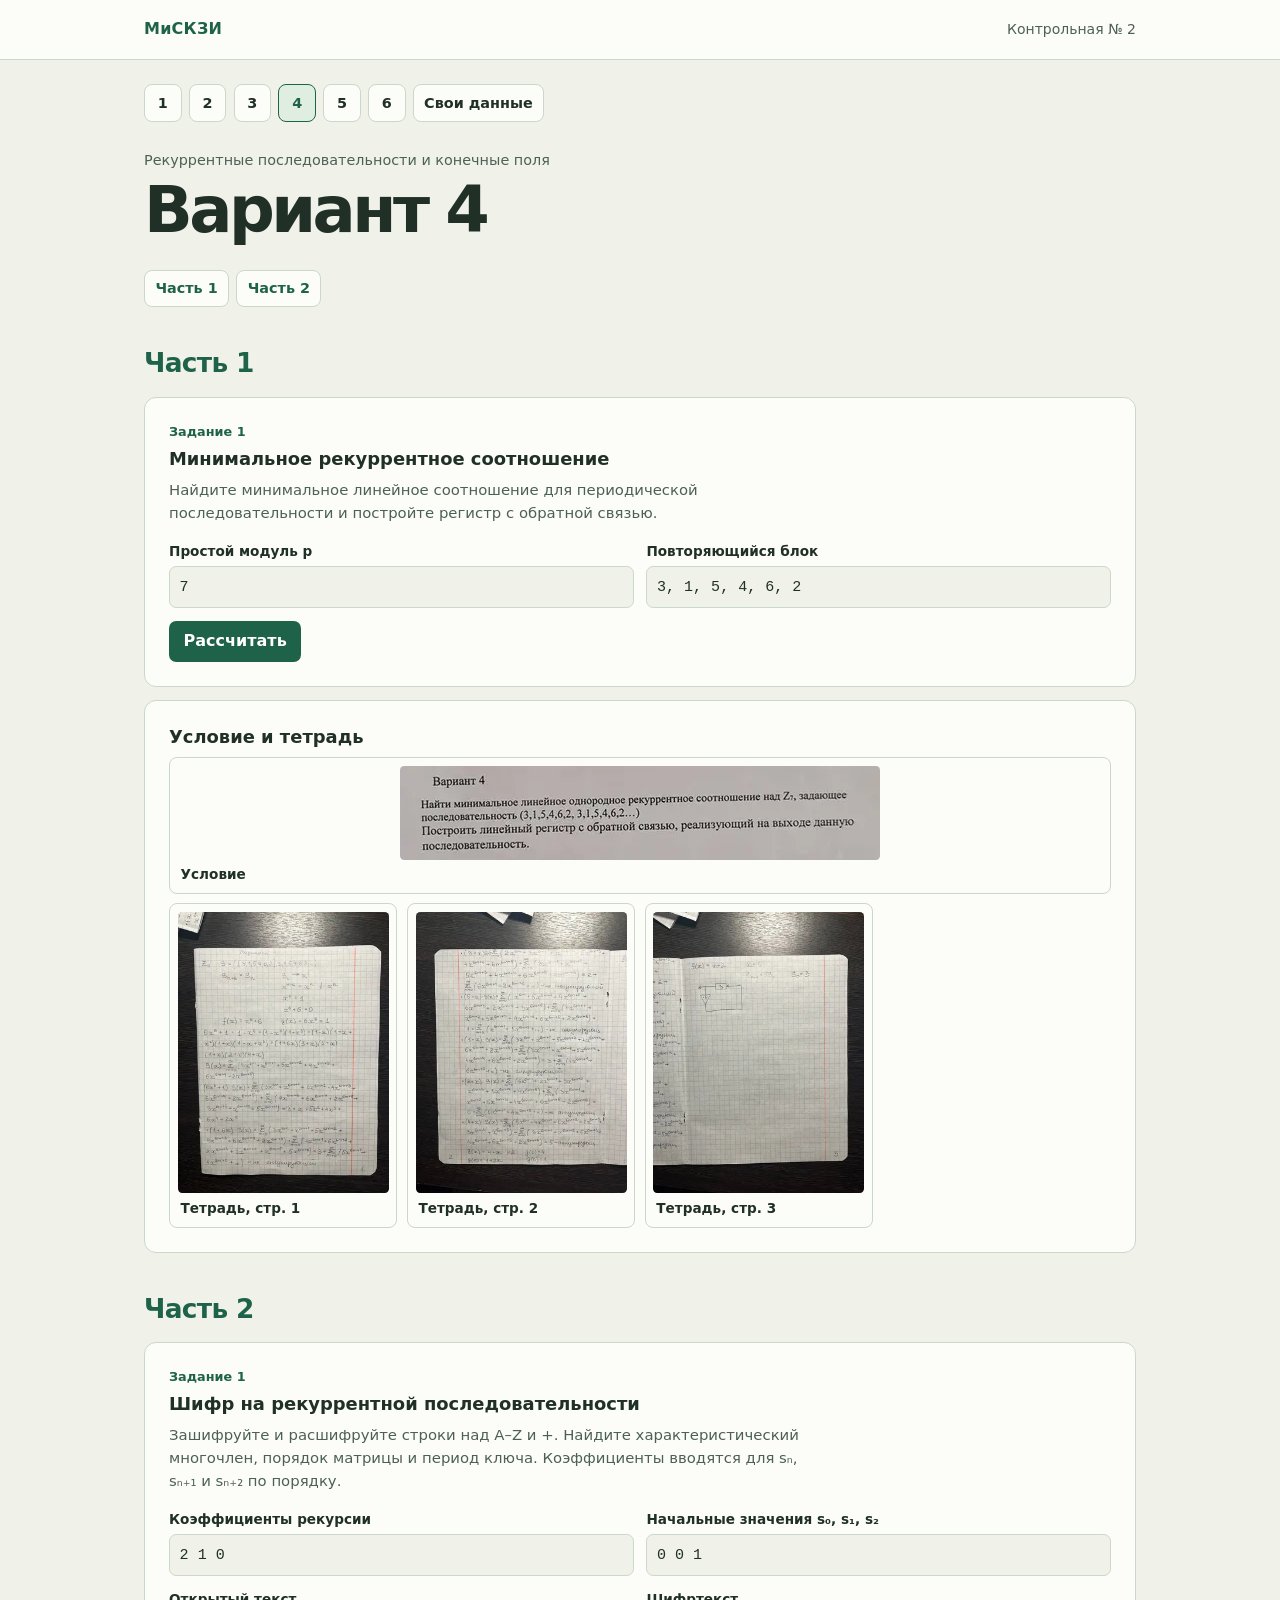
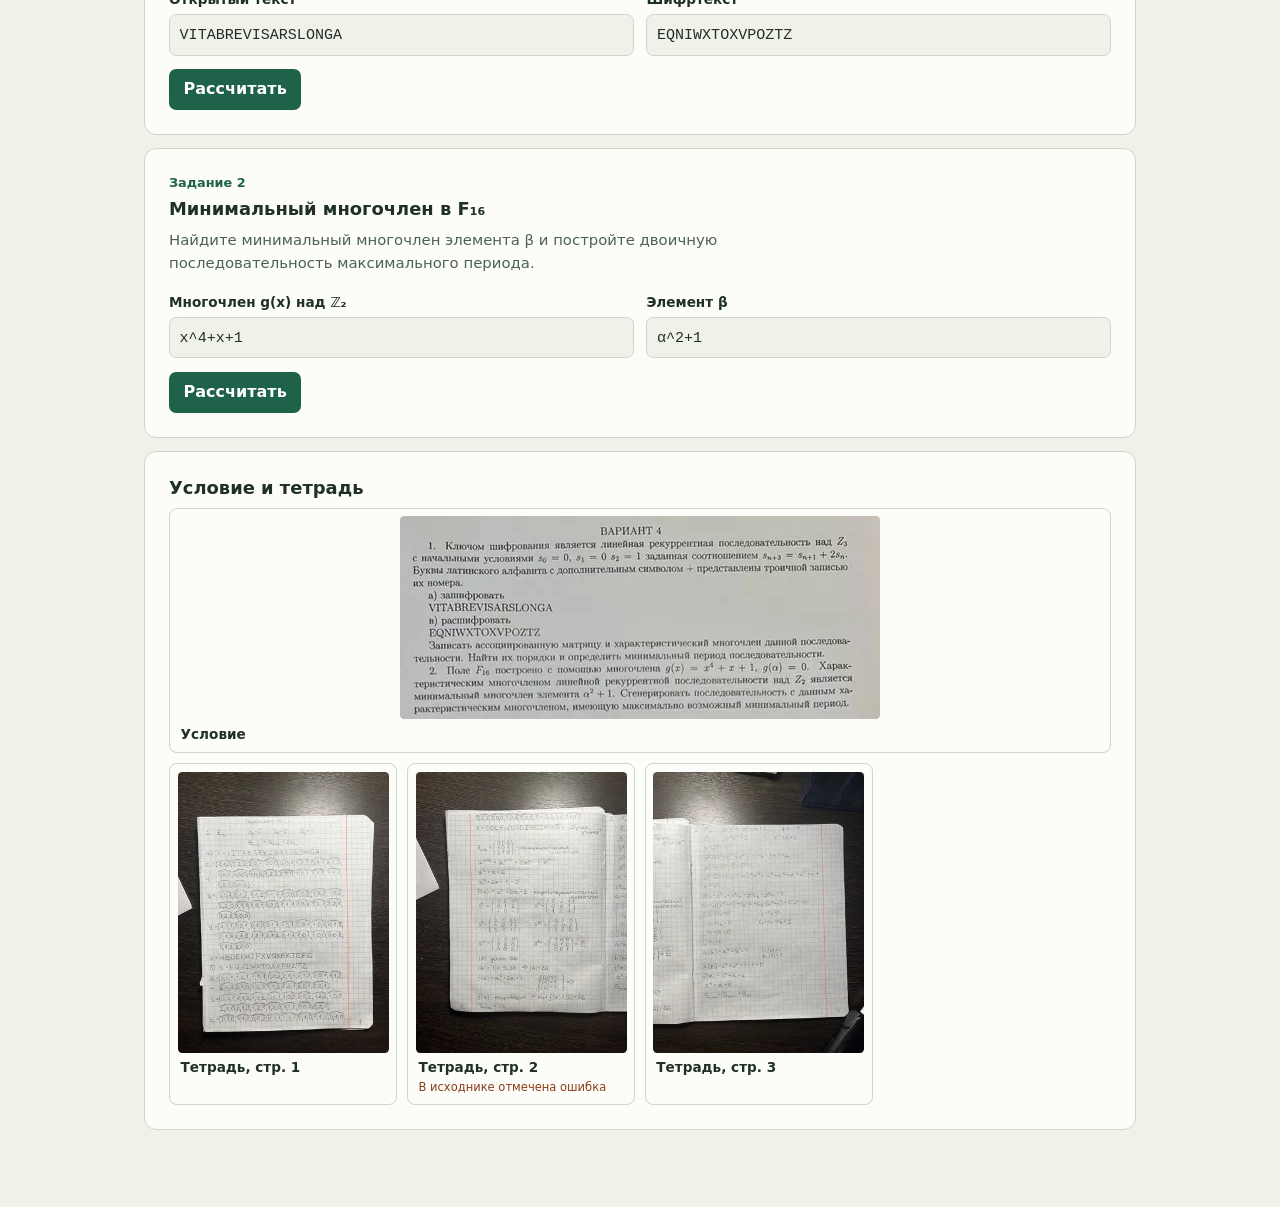
<file: variant-4.html>
<!doctype html>
<html lang="ru">
<head>
  <meta charset="utf-8">
  <meta name="viewport" content="width=device-width, initial-scale=1">
  <meta name="color-scheme" content="light dark">
  <meta name="referrer" content="no-referrer">
  <meta http-equiv="Content-Security-Policy" content="default-src 'none'; style-src 'self'; script-src 'self'; img-src 'self'; connect-src 'none'; base-uri 'none'; form-action 'none'">
  <title>Вариант 4 — КР № 2</title>
  <link rel="stylesheet" href="kr2-assets/styles.css">
  <script src="kr2-assets/solver.js" defer></script>
</head>
<body>
  <header class="masthead">
    <div class="wrap masthead-inner"><a href="index.html" class="brand">МиСКЗИ</a><span>Контрольная № 2</span></div>
  </header>
  
  <main class="wrap">
    <nav aria-label="Варианты" class="variant-nav"><a href="variant-1.html" aria-label="Вариант 1">1</a><a href="variant-2.html" aria-label="Вариант 2">2</a><a href="variant-3.html" aria-label="Вариант 3">3</a><a href="variant-4.html" aria-label="Вариант 4" aria-current="page">4</a><a href="variant-5.html" aria-label="Вариант 5">5</a><a href="variant-6.html" aria-label="Вариант 6">6</a><a href="custom.html" aria-label="Свои данные">Свои данные</a></nav>
    <div class="intro worksheet-intro"><p class="course">Рекуррентные последовательности и конечные поля</p><h1>Вариант 4</h1></div>
    <nav aria-label="Части работы" class="part-nav"><a href="#part-1">Часть 1</a><a href="#part-2">Часть 2</a></nav>
    <noscript><p>Для расчётов включите JavaScript. Условия и фотографии доступны ниже.</p></noscript>
    <section class="part" id="part-1"><h2>Часть 1</h2><article class="task" id="minimal">
      <p class="task-number">Задание 1</p>
      <h3>Минимальное рекуррентное соотношение</h3>
      <p class="instruction">Найдите минимальное линейное соотношение для периодической последовательности и постройте регистр с обратной связью.</p>
      <form class="calculator" data-solver="minimal" autocomplete="off">
        <div class="fields"><label class="field"><span>Простой модуль p</span>
      <input name="modulus" value="7" placeholder="7" inputmode="numeric" required maxlength="512" spellcheck="false" autocapitalize="off">
    </label><label class="field"><span>Повторяющийся блок</span>
      <input name="period" value="3, 1, 5, 4, 6, 2" placeholder="0, 2, 2, 6, 3, 1"  required maxlength="512" spellcheck="false" autocapitalize="off">
    </label></div>
        <button type="submit">Рассчитать</button>
      </form>
      <div class="result" aria-live="polite" hidden></div>
    </article><section class="photos"><h3>Условие и тетрадь</h3><div class="photo-grid"><a class="photo-card sheet" href="kr2-assets/photos/4/1/sheet.thumb.webp">
          <img src="kr2-assets/photos/4/1/sheet.thumb.webp" alt="условие" loading="lazy" decoding="async">
          <span>Условие</span>
        </a><a class="photo-card" href="kr2-assets/photos/4/1/p1.thumb.webp">
          <img src="kr2-assets/photos/4/1/p1.thumb.webp" alt="тетрадь, стр. 1" loading="lazy" decoding="async">
          <span>Тетрадь, стр. 1</span>
        </a><a class="photo-card" href="kr2-assets/photos/4/1/p2.thumb.webp">
          <img src="kr2-assets/photos/4/1/p2.thumb.webp" alt="тетрадь, стр. 2" loading="lazy" decoding="async">
          <span>Тетрадь, стр. 2</span>
        </a><a class="photo-card" href="kr2-assets/photos/4/1/p3.thumb.webp">
          <img src="kr2-assets/photos/4/1/p3.thumb.webp" alt="тетрадь, стр. 3" loading="lazy" decoding="async">
          <span>Тетрадь, стр. 3</span>
        </a></div></section></section>
    <section class="part" id="part-2"><h2>Часть 2</h2><article class="task" id="stream">
      <p class="task-number">Задание 1</p>
      <h3>Шифр на рекуррентной последовательности</h3>
      <p class="instruction">Зашифруйте и расшифруйте строки над A–Z и +. Найдите характеристический многочлен, порядок матрицы и период ключа. Коэффициенты вводятся для sₙ, sₙ₊₁ и sₙ₊₂ по порядку.</p>
      <form class="calculator" data-solver="stream" autocomplete="off">
        <div class="fields"><label class="field"><span>Коэффициенты рекурсии</span>
      <input name="coefficients" value="2 1 0" placeholder="1 0 1"  required maxlength="512" spellcheck="false" autocapitalize="off">
    </label><label class="field"><span>Начальные значения s₀, s₁, s₂</span>
      <input name="seed" value="0 0 1" placeholder="0 0 1"  required maxlength="512" spellcheck="false" autocapitalize="off">
    </label><label class="field"><span>Открытый текст</span>
      <input name="plain" value="VITABREVISARSLONGA" placeholder="A–Z и +"  required maxlength="512" spellcheck="false" autocapitalize="off">
    </label><label class="field"><span>Шифртекст</span>
      <input name="cipher" value="EQNIWXTOXVPOZTZ" placeholder="A–Z и +"  required maxlength="512" spellcheck="false" autocapitalize="off">
    </label></div>
        <button type="submit">Рассчитать</button>
      </form>
      <div class="result" aria-live="polite" hidden></div>
    </article><article class="task" id="field">
      <p class="task-number">Задание 2</p>
      <h3>Минимальный многочлен в F₁₆</h3>
      <p class="instruction">Найдите минимальный многочлен элемента β и постройте двоичную последовательность максимального периода.</p>
      <form class="calculator" data-solver="field" autocomplete="off">
        <div class="fields"><label class="field"><span>Многочлен g(x) над ℤ₂</span>
      <input name="g" value="x^4+x+1" placeholder="x^4+x+1"  required maxlength="512" spellcheck="false" autocapitalize="off">
    </label><label class="field"><span>Элемент β</span>
      <input name="beta" value="α^2+1" placeholder="α^2+α"  required maxlength="512" spellcheck="false" autocapitalize="off">
    </label></div>
        <button type="submit">Рассчитать</button>
      </form>
      <div class="result" aria-live="polite" hidden></div>
    </article><section class="photos"><h3>Условие и тетрадь</h3><div class="photo-grid"><a class="photo-card sheet" href="kr2-assets/photos/4/2/sheet.thumb.webp">
          <img src="kr2-assets/photos/4/2/sheet.thumb.webp" alt="условие" loading="lazy" decoding="async">
          <span>Условие</span>
        </a><a class="photo-card" href="kr2-assets/photos/4/2/p1.thumb.webp">
          <img src="kr2-assets/photos/4/2/p1.thumb.webp" alt="тетрадь, стр. 1" loading="lazy" decoding="async">
          <span>Тетрадь, стр. 1</span>
        </a><a class="photo-card" href="kr2-assets/photos/4/2/p2.thumb.webp">
          <img src="kr2-assets/photos/4/2/p2.thumb.webp" alt="тетрадь, стр. 2" loading="lazy" decoding="async">
          <span>Тетрадь, стр. 2</span><small class="note">В исходнике отмечена ошибка</small>
        </a><a class="photo-card" href="kr2-assets/photos/4/2/p3.thumb.webp">
          <img src="kr2-assets/photos/4/2/p3.thumb.webp" alt="тетрадь, стр. 3" loading="lazy" decoding="async">
          <span>Тетрадь, стр. 3</span>
        </a></div></section></section>
  </main>
</body>
</html>
</file>
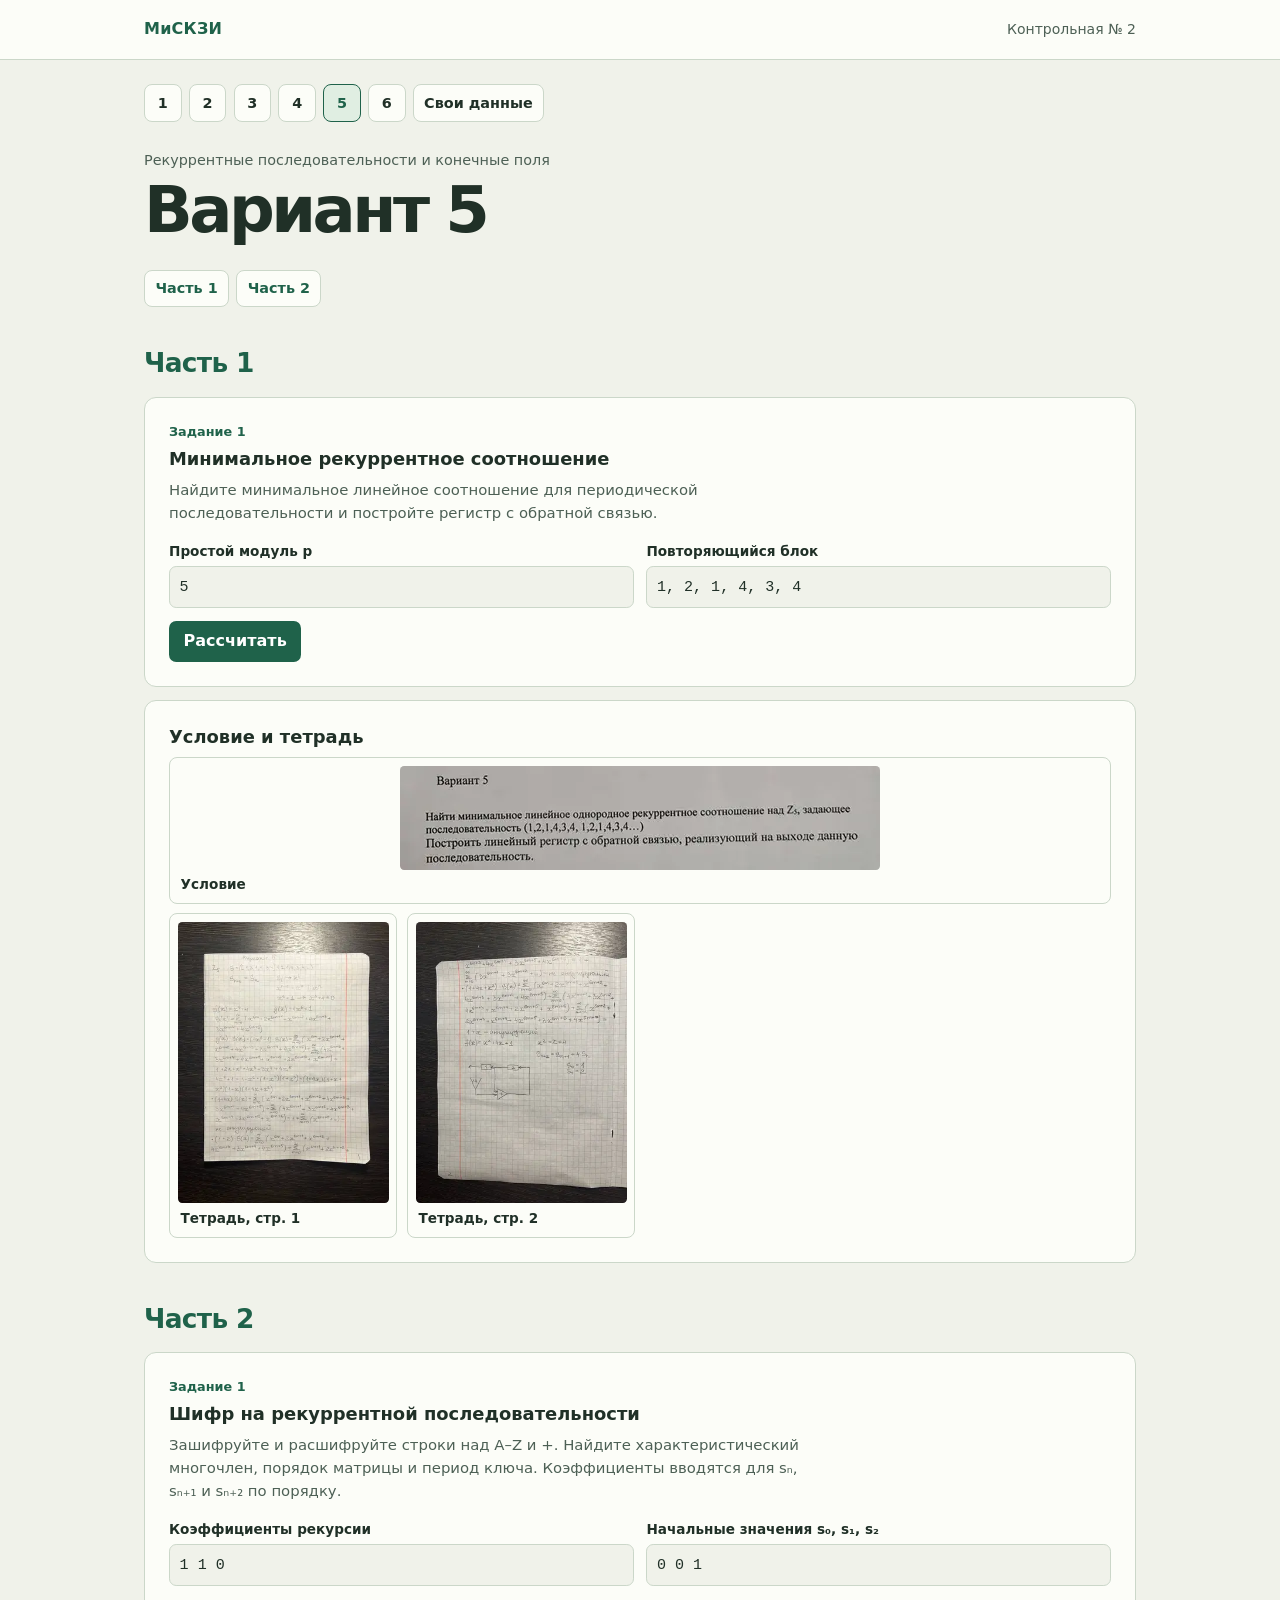
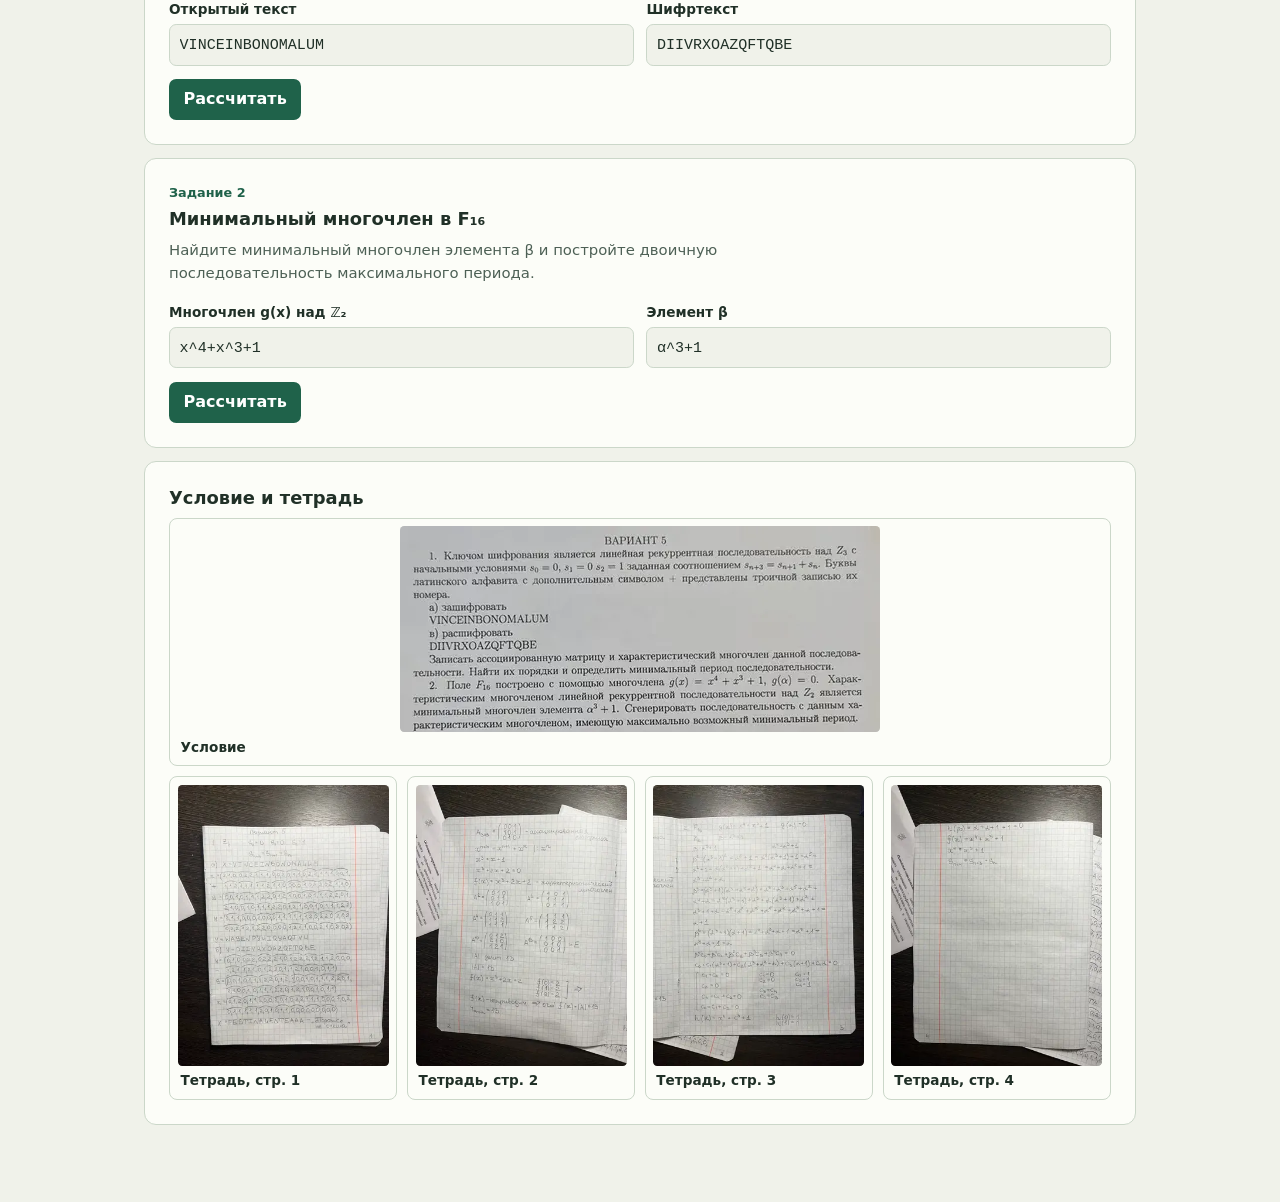
<file: variant-5.html>
<!doctype html>
<html lang="ru">
<head>
  <meta charset="utf-8">
  <meta name="viewport" content="width=device-width, initial-scale=1">
  <meta name="color-scheme" content="light dark">
  <meta name="referrer" content="no-referrer">
  <meta http-equiv="Content-Security-Policy" content="default-src 'none'; style-src 'self'; script-src 'self'; img-src 'self'; connect-src 'none'; base-uri 'none'; form-action 'none'">
  <title>Вариант 5 — КР № 2</title>
  <link rel="stylesheet" href="kr2-assets/styles.css">
  <script src="kr2-assets/solver.js" defer></script>
</head>
<body>
  <header class="masthead">
    <div class="wrap masthead-inner"><a href="index.html" class="brand">МиСКЗИ</a><span>Контрольная № 2</span></div>
  </header>
  
  <main class="wrap">
    <nav aria-label="Варианты" class="variant-nav"><a href="variant-1.html" aria-label="Вариант 1">1</a><a href="variant-2.html" aria-label="Вариант 2">2</a><a href="variant-3.html" aria-label="Вариант 3">3</a><a href="variant-4.html" aria-label="Вариант 4">4</a><a href="variant-5.html" aria-label="Вариант 5" aria-current="page">5</a><a href="variant-6.html" aria-label="Вариант 6">6</a><a href="custom.html" aria-label="Свои данные">Свои данные</a></nav>
    <div class="intro worksheet-intro"><p class="course">Рекуррентные последовательности и конечные поля</p><h1>Вариант 5</h1></div>
    <nav aria-label="Части работы" class="part-nav"><a href="#part-1">Часть 1</a><a href="#part-2">Часть 2</a></nav>
    <noscript><p>Для расчётов включите JavaScript. Условия и фотографии доступны ниже.</p></noscript>
    <section class="part" id="part-1"><h2>Часть 1</h2><article class="task" id="minimal">
      <p class="task-number">Задание 1</p>
      <h3>Минимальное рекуррентное соотношение</h3>
      <p class="instruction">Найдите минимальное линейное соотношение для периодической последовательности и постройте регистр с обратной связью.</p>
      <form class="calculator" data-solver="minimal" autocomplete="off">
        <div class="fields"><label class="field"><span>Простой модуль p</span>
      <input name="modulus" value="5" placeholder="7" inputmode="numeric" required maxlength="512" spellcheck="false" autocapitalize="off">
    </label><label class="field"><span>Повторяющийся блок</span>
      <input name="period" value="1, 2, 1, 4, 3, 4" placeholder="0, 2, 2, 6, 3, 1"  required maxlength="512" spellcheck="false" autocapitalize="off">
    </label></div>
        <button type="submit">Рассчитать</button>
      </form>
      <div class="result" aria-live="polite" hidden></div>
    </article><section class="photos"><h3>Условие и тетрадь</h3><div class="photo-grid"><a class="photo-card sheet" href="kr2-assets/photos/5/1/sheet.thumb.webp">
          <img src="kr2-assets/photos/5/1/sheet.thumb.webp" alt="условие" loading="lazy" decoding="async">
          <span>Условие</span>
        </a><a class="photo-card" href="kr2-assets/photos/5/1/p1.thumb.webp">
          <img src="kr2-assets/photos/5/1/p1.thumb.webp" alt="тетрадь, стр. 1" loading="lazy" decoding="async">
          <span>Тетрадь, стр. 1</span>
        </a><a class="photo-card" href="kr2-assets/photos/5/1/p2.thumb.webp">
          <img src="kr2-assets/photos/5/1/p2.thumb.webp" alt="тетрадь, стр. 2" loading="lazy" decoding="async">
          <span>Тетрадь, стр. 2</span>
        </a></div></section></section>
    <section class="part" id="part-2"><h2>Часть 2</h2><article class="task" id="stream">
      <p class="task-number">Задание 1</p>
      <h3>Шифр на рекуррентной последовательности</h3>
      <p class="instruction">Зашифруйте и расшифруйте строки над A–Z и +. Найдите характеристический многочлен, порядок матрицы и период ключа. Коэффициенты вводятся для sₙ, sₙ₊₁ и sₙ₊₂ по порядку.</p>
      <form class="calculator" data-solver="stream" autocomplete="off">
        <div class="fields"><label class="field"><span>Коэффициенты рекурсии</span>
      <input name="coefficients" value="1 1 0" placeholder="1 0 1"  required maxlength="512" spellcheck="false" autocapitalize="off">
    </label><label class="field"><span>Начальные значения s₀, s₁, s₂</span>
      <input name="seed" value="0 0 1" placeholder="0 0 1"  required maxlength="512" spellcheck="false" autocapitalize="off">
    </label><label class="field"><span>Открытый текст</span>
      <input name="plain" value="VINCEINBONOMALUM" placeholder="A–Z и +"  required maxlength="512" spellcheck="false" autocapitalize="off">
    </label><label class="field"><span>Шифртекст</span>
      <input name="cipher" value="DIIVRXOAZQFTQBE" placeholder="A–Z и +"  required maxlength="512" spellcheck="false" autocapitalize="off">
    </label></div>
        <button type="submit">Рассчитать</button>
      </form>
      <div class="result" aria-live="polite" hidden></div>
    </article><article class="task" id="field">
      <p class="task-number">Задание 2</p>
      <h3>Минимальный многочлен в F₁₆</h3>
      <p class="instruction">Найдите минимальный многочлен элемента β и постройте двоичную последовательность максимального периода.</p>
      <form class="calculator" data-solver="field" autocomplete="off">
        <div class="fields"><label class="field"><span>Многочлен g(x) над ℤ₂</span>
      <input name="g" value="x^4+x^3+1" placeholder="x^4+x+1"  required maxlength="512" spellcheck="false" autocapitalize="off">
    </label><label class="field"><span>Элемент β</span>
      <input name="beta" value="α^3+1" placeholder="α^2+α"  required maxlength="512" spellcheck="false" autocapitalize="off">
    </label></div>
        <button type="submit">Рассчитать</button>
      </form>
      <div class="result" aria-live="polite" hidden></div>
    </article><section class="photos"><h3>Условие и тетрадь</h3><div class="photo-grid"><a class="photo-card sheet" href="kr2-assets/photos/5/2/sheet.thumb.webp">
          <img src="kr2-assets/photos/5/2/sheet.thumb.webp" alt="условие" loading="lazy" decoding="async">
          <span>Условие</span>
        </a><a class="photo-card" href="kr2-assets/photos/5/2/p1.thumb.webp">
          <img src="kr2-assets/photos/5/2/p1.thumb.webp" alt="тетрадь, стр. 1" loading="lazy" decoding="async">
          <span>Тетрадь, стр. 1</span>
        </a><a class="photo-card" href="kr2-assets/photos/5/2/p2.thumb.webp">
          <img src="kr2-assets/photos/5/2/p2.thumb.webp" alt="тетрадь, стр. 2" loading="lazy" decoding="async">
          <span>Тетрадь, стр. 2</span>
        </a><a class="photo-card" href="kr2-assets/photos/5/2/p3.thumb.webp">
          <img src="kr2-assets/photos/5/2/p3.thumb.webp" alt="тетрадь, стр. 3" loading="lazy" decoding="async">
          <span>Тетрадь, стр. 3</span>
        </a><a class="photo-card" href="kr2-assets/photos/5/2/p4.thumb.webp">
          <img src="kr2-assets/photos/5/2/p4.thumb.webp" alt="тетрадь, стр. 4" loading="lazy" decoding="async">
          <span>Тетрадь, стр. 4</span>
        </a></div></section></section>
  </main>
</body>
</html>
</file>
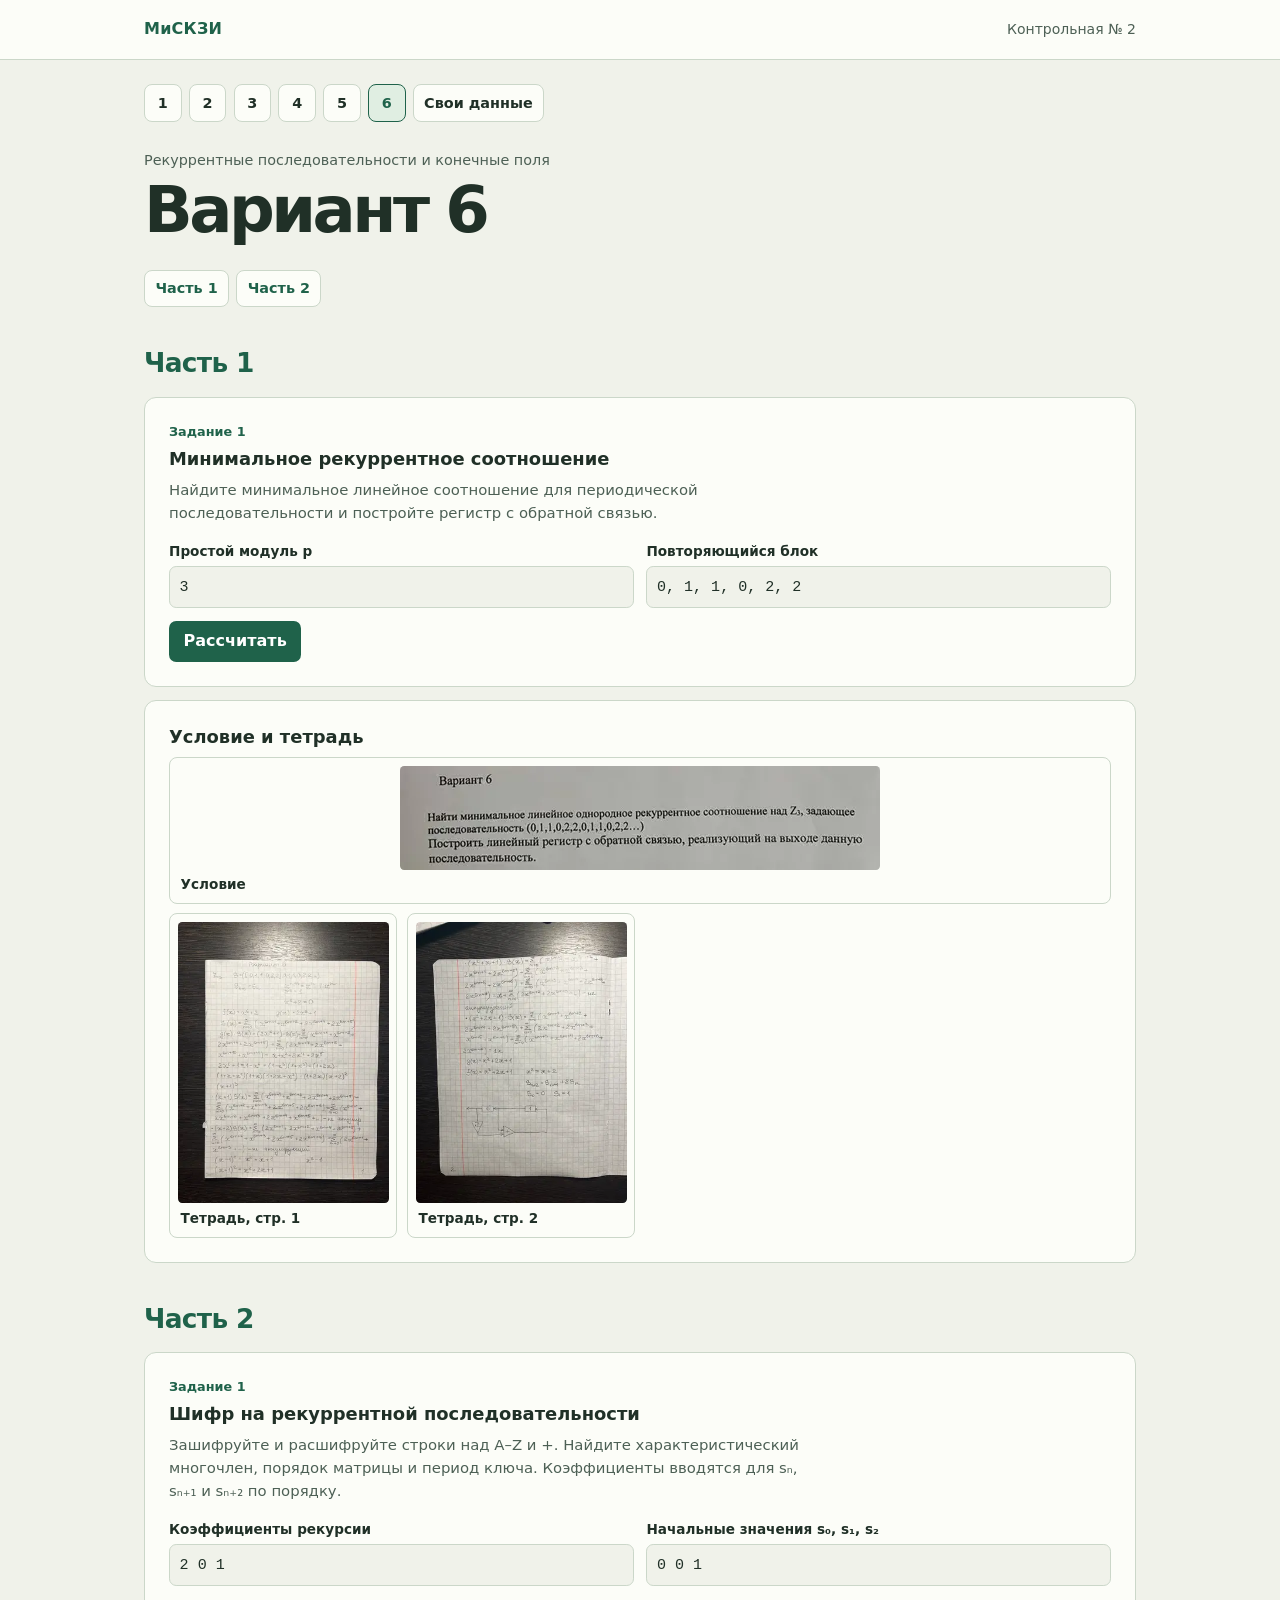
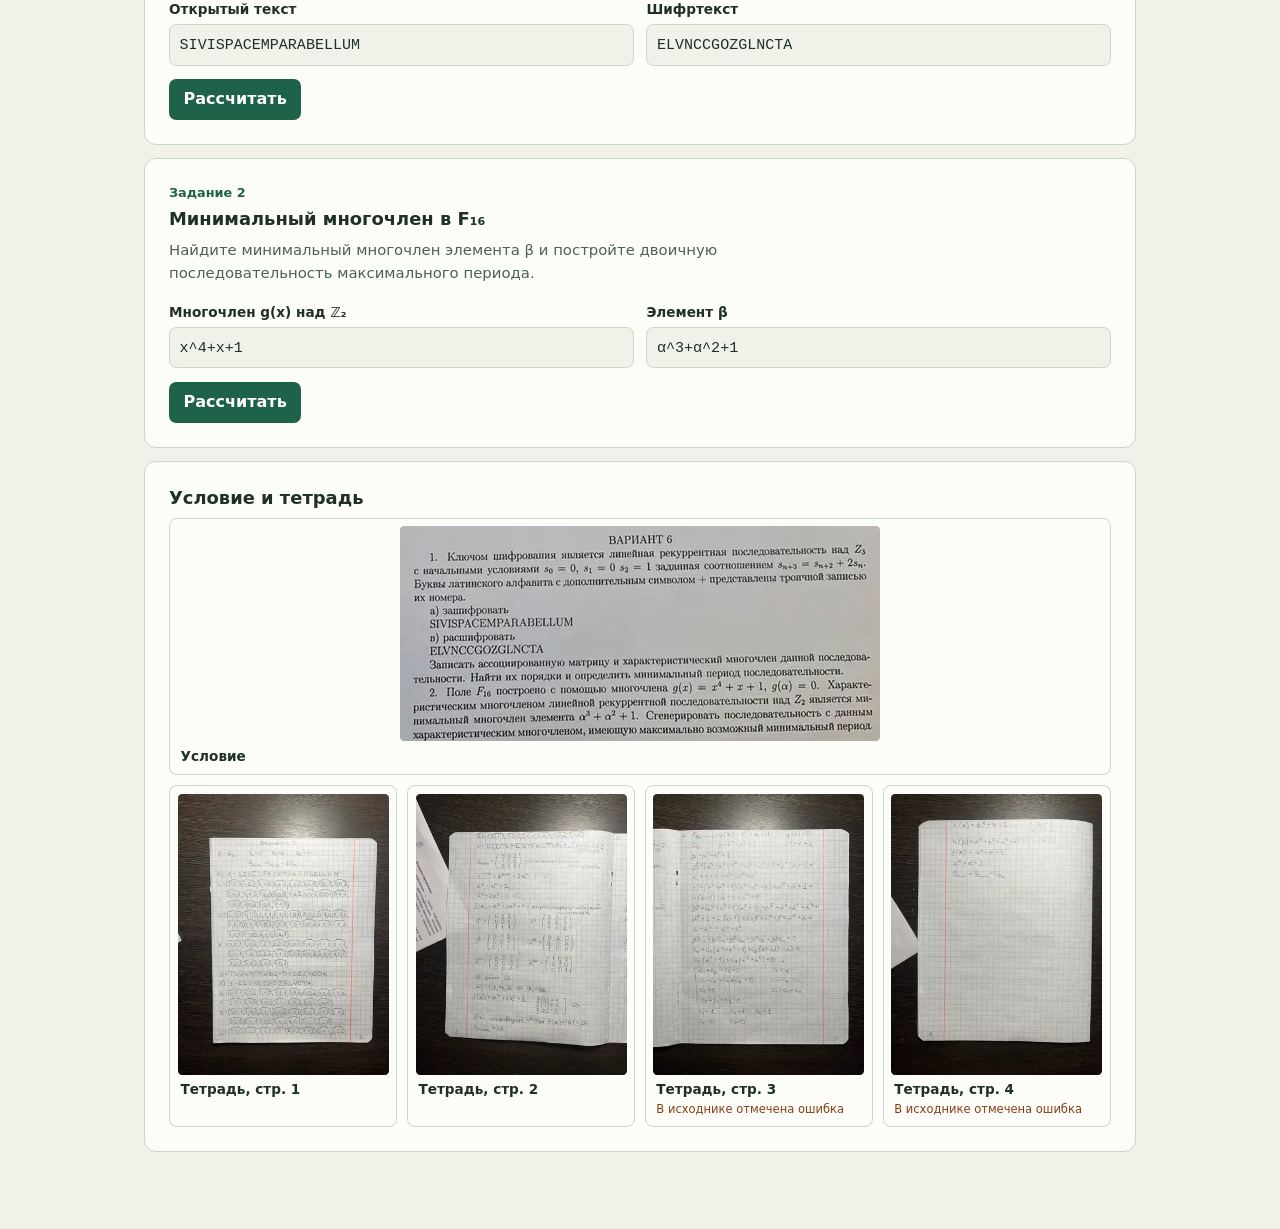
<file: variant-6.html>
<!doctype html>
<html lang="ru">
<head>
  <meta charset="utf-8">
  <meta name="viewport" content="width=device-width, initial-scale=1">
  <meta name="color-scheme" content="light dark">
  <meta name="referrer" content="no-referrer">
  <meta http-equiv="Content-Security-Policy" content="default-src 'none'; style-src 'self'; script-src 'self'; img-src 'self'; connect-src 'none'; base-uri 'none'; form-action 'none'">
  <title>Вариант 6 — КР № 2</title>
  <link rel="stylesheet" href="kr2-assets/styles.css">
  <script src="kr2-assets/solver.js" defer></script>
</head>
<body>
  <header class="masthead">
    <div class="wrap masthead-inner"><a href="index.html" class="brand">МиСКЗИ</a><span>Контрольная № 2</span></div>
  </header>
  
  <main class="wrap">
    <nav aria-label="Варианты" class="variant-nav"><a href="variant-1.html" aria-label="Вариант 1">1</a><a href="variant-2.html" aria-label="Вариант 2">2</a><a href="variant-3.html" aria-label="Вариант 3">3</a><a href="variant-4.html" aria-label="Вариант 4">4</a><a href="variant-5.html" aria-label="Вариант 5">5</a><a href="variant-6.html" aria-label="Вариант 6" aria-current="page">6</a><a href="custom.html" aria-label="Свои данные">Свои данные</a></nav>
    <div class="intro worksheet-intro"><p class="course">Рекуррентные последовательности и конечные поля</p><h1>Вариант 6</h1></div>
    <nav aria-label="Части работы" class="part-nav"><a href="#part-1">Часть 1</a><a href="#part-2">Часть 2</a></nav>
    <noscript><p>Для расчётов включите JavaScript. Условия и фотографии доступны ниже.</p></noscript>
    <section class="part" id="part-1"><h2>Часть 1</h2><article class="task" id="minimal">
      <p class="task-number">Задание 1</p>
      <h3>Минимальное рекуррентное соотношение</h3>
      <p class="instruction">Найдите минимальное линейное соотношение для периодической последовательности и постройте регистр с обратной связью.</p>
      <form class="calculator" data-solver="minimal" autocomplete="off">
        <div class="fields"><label class="field"><span>Простой модуль p</span>
      <input name="modulus" value="3" placeholder="7" inputmode="numeric" required maxlength="512" spellcheck="false" autocapitalize="off">
    </label><label class="field"><span>Повторяющийся блок</span>
      <input name="period" value="0, 1, 1, 0, 2, 2" placeholder="0, 2, 2, 6, 3, 1"  required maxlength="512" spellcheck="false" autocapitalize="off">
    </label></div>
        <button type="submit">Рассчитать</button>
      </form>
      <div class="result" aria-live="polite" hidden></div>
    </article><section class="photos"><h3>Условие и тетрадь</h3><div class="photo-grid"><a class="photo-card sheet" href="kr2-assets/photos/6/1/sheet.thumb.webp">
          <img src="kr2-assets/photos/6/1/sheet.thumb.webp" alt="условие" loading="lazy" decoding="async">
          <span>Условие</span>
        </a><a class="photo-card" href="kr2-assets/photos/6/1/p1.thumb.webp">
          <img src="kr2-assets/photos/6/1/p1.thumb.webp" alt="тетрадь, стр. 1" loading="lazy" decoding="async">
          <span>Тетрадь, стр. 1</span>
        </a><a class="photo-card" href="kr2-assets/photos/6/1/p2.thumb.webp">
          <img src="kr2-assets/photos/6/1/p2.thumb.webp" alt="тетрадь, стр. 2" loading="lazy" decoding="async">
          <span>Тетрадь, стр. 2</span>
        </a></div></section></section>
    <section class="part" id="part-2"><h2>Часть 2</h2><article class="task" id="stream">
      <p class="task-number">Задание 1</p>
      <h3>Шифр на рекуррентной последовательности</h3>
      <p class="instruction">Зашифруйте и расшифруйте строки над A–Z и +. Найдите характеристический многочлен, порядок матрицы и период ключа. Коэффициенты вводятся для sₙ, sₙ₊₁ и sₙ₊₂ по порядку.</p>
      <form class="calculator" data-solver="stream" autocomplete="off">
        <div class="fields"><label class="field"><span>Коэффициенты рекурсии</span>
      <input name="coefficients" value="2 0 1" placeholder="1 0 1"  required maxlength="512" spellcheck="false" autocapitalize="off">
    </label><label class="field"><span>Начальные значения s₀, s₁, s₂</span>
      <input name="seed" value="0 0 1" placeholder="0 0 1"  required maxlength="512" spellcheck="false" autocapitalize="off">
    </label><label class="field"><span>Открытый текст</span>
      <input name="plain" value="SIVISPACEMPARABELLUM" placeholder="A–Z и +"  required maxlength="512" spellcheck="false" autocapitalize="off">
    </label><label class="field"><span>Шифртекст</span>
      <input name="cipher" value="ELVNCCGOZGLNCTA" placeholder="A–Z и +"  required maxlength="512" spellcheck="false" autocapitalize="off">
    </label></div>
        <button type="submit">Рассчитать</button>
      </form>
      <div class="result" aria-live="polite" hidden></div>
    </article><article class="task" id="field">
      <p class="task-number">Задание 2</p>
      <h3>Минимальный многочлен в F₁₆</h3>
      <p class="instruction">Найдите минимальный многочлен элемента β и постройте двоичную последовательность максимального периода.</p>
      <form class="calculator" data-solver="field" autocomplete="off">
        <div class="fields"><label class="field"><span>Многочлен g(x) над ℤ₂</span>
      <input name="g" value="x^4+x+1" placeholder="x^4+x+1"  required maxlength="512" spellcheck="false" autocapitalize="off">
    </label><label class="field"><span>Элемент β</span>
      <input name="beta" value="α^3+α^2+1" placeholder="α^2+α"  required maxlength="512" spellcheck="false" autocapitalize="off">
    </label></div>
        <button type="submit">Рассчитать</button>
      </form>
      <div class="result" aria-live="polite" hidden></div>
    </article><section class="photos"><h3>Условие и тетрадь</h3><div class="photo-grid"><a class="photo-card sheet" href="kr2-assets/photos/6/2/sheet.thumb.webp">
          <img src="kr2-assets/photos/6/2/sheet.thumb.webp" alt="условие" loading="lazy" decoding="async">
          <span>Условие</span>
        </a><a class="photo-card" href="kr2-assets/photos/6/2/p1.thumb.webp">
          <img src="kr2-assets/photos/6/2/p1.thumb.webp" alt="тетрадь, стр. 1" loading="lazy" decoding="async">
          <span>Тетрадь, стр. 1</span>
        </a><a class="photo-card" href="kr2-assets/photos/6/2/p2.thumb.webp">
          <img src="kr2-assets/photos/6/2/p2.thumb.webp" alt="тетрадь, стр. 2" loading="lazy" decoding="async">
          <span>Тетрадь, стр. 2</span>
        </a><a class="photo-card" href="kr2-assets/photos/6/2/p3.thumb.webp">
          <img src="kr2-assets/photos/6/2/p3.thumb.webp" alt="тетрадь, стр. 3" loading="lazy" decoding="async">
          <span>Тетрадь, стр. 3</span><small class="note">В исходнике отмечена ошибка</small>
        </a><a class="photo-card" href="kr2-assets/photos/6/2/p4.thumb.webp">
          <img src="kr2-assets/photos/6/2/p4.thumb.webp" alt="тетрадь, стр. 4" loading="lazy" decoding="async">
          <span>Тетрадь, стр. 4</span><small class="note">В исходнике отмечена ошибка</small>
        </a></div></section></section>
  </main>
</body>
</html>
</file>
<file: kr2-assets/styles.css>
:root {
  color-scheme: light dark;
  font-family: Inter, system-ui, sans-serif;
  --page: #f0f2ea;
  --surface: #fcfdf8;
  --ink: #203027;
  --muted: #4d6055;
  --line: #cbd7c9;
  --green: #1f624a;
  --on-green: #fff;
  --selection: #e0eee2;
  --alert: #8a3d17;
}

@media (prefers-color-scheme: dark) {
  :root {
    --page: #161d19;
    --surface: #202b24;
    --ink: #f2f5ed;
    --muted: #b7c9bd;
    --line: #425749;
    --green: #a1d7b7;
    --on-green: #182b20;
    --selection: #304b39;
    --alert: #ffc292;
  }
}

* { box-sizing: border-box; }
body { margin: 0; color: var(--ink); background: var(--page); line-height: 1.55; }
a { color: inherit; }
a:focus-visible, button:focus-visible, input:focus-visible { outline: 2px solid var(--green); outline-offset: 4px; }
.wrap { width: min(62rem, calc(100% - 3rem)); margin-inline: auto; }
main { padding-bottom: 4rem; }
.masthead { background: var(--surface); border-bottom: 1px solid var(--line); }
.masthead-inner { min-height: 3.7rem; display: flex; align-items: center; justify-content: space-between; gap: 1rem; }
.masthead span { color: var(--muted); font-size: .875rem; }
.brand { color: var(--green); font-weight: 800; letter-spacing: .015em; text-decoration: none; }
.intro { padding-block: clamp(2.4rem, 6vw, 5rem) 2.4rem; }
h1, h2, h3, p { margin-top: 0; }
h1 { max-width: 18ch; font-size: clamp(2.1rem, 6.1vw, 4rem); letter-spacing: -.055em; line-height: 1.05; margin-bottom: .9rem; }
h2 { font-size: clamp(1.3rem, 2.4vw, 1.65rem); letter-spacing: -.025em; margin-bottom: .8rem; }
h3 { font-size: 1.12rem; line-height: 1.3; margin-bottom: .55rem; }
.intro p, .instruction { color: var(--muted); max-width: 67ch; margin-bottom: 0; }
.section-head { display: flex; justify-content: space-between; align-items: baseline; flex-wrap: wrap; gap: 0 1rem; margin-bottom: .65rem; }
.section-head h2 { margin: 0; }
.text-link { color: var(--green); font-weight: 650; text-underline-offset: .18em; }
.variant-grid { display: grid; grid-template-columns: repeat(3, 1fr); gap: .8rem; }
.variant-card { display: flex; min-height: 7rem; flex-direction: column; align-items: start; justify-content: space-between; padding: .85rem 1rem; border: 1px solid var(--line); border-radius: .75rem; text-decoration: none; background: var(--surface); }
.variant-card:hover, .photo-card:hover, .variant-nav a:hover { border-color: var(--green); background: var(--selection); }
.variant-card strong { color: var(--green); font-size: 2.35rem; letter-spacing: -.08em; line-height: 1; }
.variant-card span { font-size: .92rem; font-weight: 650; }
.contents { margin-top: 2.6rem; }
.topics { display: grid; grid-template-columns: 1fr 1fr; gap: 1rem; padding-block: .85rem; border-top: 1px solid var(--line); }
.topics h3 { color: var(--green); margin-bottom: .35rem; }
.topics ol { margin: 0; padding-left: 1.65rem; }
.variant-nav, .part-nav { display: flex; flex-wrap: wrap; gap: .45rem; }
.variant-nav { margin-top: 1.5rem; }
.variant-nav a, .part-nav a { display: inline-flex; align-items: center; justify-content: center; min-width: 2.35rem; min-height: 2.35rem; border: 1px solid var(--line); border-radius: .5rem; padding: .3rem .65rem; background: var(--surface); text-decoration: none; font-weight: 650; font-size: .9rem; }
.variant-nav a[aria-current] { border-color: var(--green); background: var(--selection); color: var(--green); }
.part-nav a { color: var(--green); }
.worksheet-intro { padding-block: 1.7rem .7rem; }
.worksheet-intro .course { margin-bottom: .35rem; font-size: .9rem; }
.part { margin-top: 2.25rem; scroll-margin-top: 1rem; }
.part > h2 { color: var(--green); }
.task, .photos { padding: clamp(.9rem, 3vw, 1.5rem); margin-bottom: .8rem; border: 1px solid var(--line); border-radius: .75rem; background: var(--surface); }
.task-number { margin-bottom: .3rem; color: var(--green); font-size: .8rem; font-weight: 700; }
.instruction { font-size: .93rem; }
.fields { margin-top: 1rem; display: grid; grid-template-columns: repeat(2, minmax(0, 1fr)); gap: .8rem; }
.field span { display: block; margin-bottom: .26rem; font-weight: 650; font-size: .85rem; }
input, pre, .result-value { font-family: 'IBM Plex Mono', Consolas, monospace; }
input { width: 100%; min-height: 2.6rem; padding: .48rem .6rem; border: 1px solid var(--line); border-radius: .45rem; background: var(--page); color: var(--ink); font-size: .94rem; }
input::placeholder { color: var(--muted); opacity: .7; }
button { margin-top: .85rem; min-height: 2.55rem; padding: .4rem .85rem; border: 1px solid transparent; border-radius: .45rem; color: var(--on-green); background: var(--green); font: inherit; font-weight: 700; cursor: pointer; }
.result { margin-top: 1.05rem; padding-top: .9rem; border-top: 1px solid var(--line); overflow-wrap: anywhere; }
.result h4 { margin: 0 0 .4rem; }
.result p { margin: .32rem 0; }
.result .result-label { margin-top: .7rem; font-weight: 650; }
.result-value { color: var(--green); font-weight: 700; }
.result pre { padding: .6rem .75rem; margin: .4rem 0 .65rem; border-radius: .45rem; background: var(--page); white-space: pre-wrap; }
.note, .error { color: var(--alert); }
.photo-grid { display: grid; grid-template-columns: repeat(4, minmax(0, 1fr)); gap: .6rem; }
.photo-card { display: block; padding: .48rem; border: 1px solid var(--line); border-radius: .5rem; text-decoration: none; }
.photo-card img { display: block; width: 100%; aspect-ratio: 3 / 4; object-fit: contain; background: var(--page); border-radius: .26rem; }
.photo-card.sheet { grid-column: 1 / -1; }
.photo-card.sheet img { width: min(100%, 30rem); margin-inline: auto; aspect-ratio: auto; }
.photo-card span, .photo-card small { display: block; padding-inline: .18rem; }
.photo-card span { margin-top: .28rem; font-size: .85rem; font-weight: 650; }
.photo-card small { font-size: .72rem; }

@media (max-width: 38rem) {
  .wrap { width: calc(100% - 1.5rem); }
  .variant-grid, .photo-grid { grid-template-columns: repeat(2, minmax(0, 1fr)); }
  .variant-card { min-height: 5.5rem; }
  .topics, .fields { grid-template-columns: 1fr; }
}
</file>
